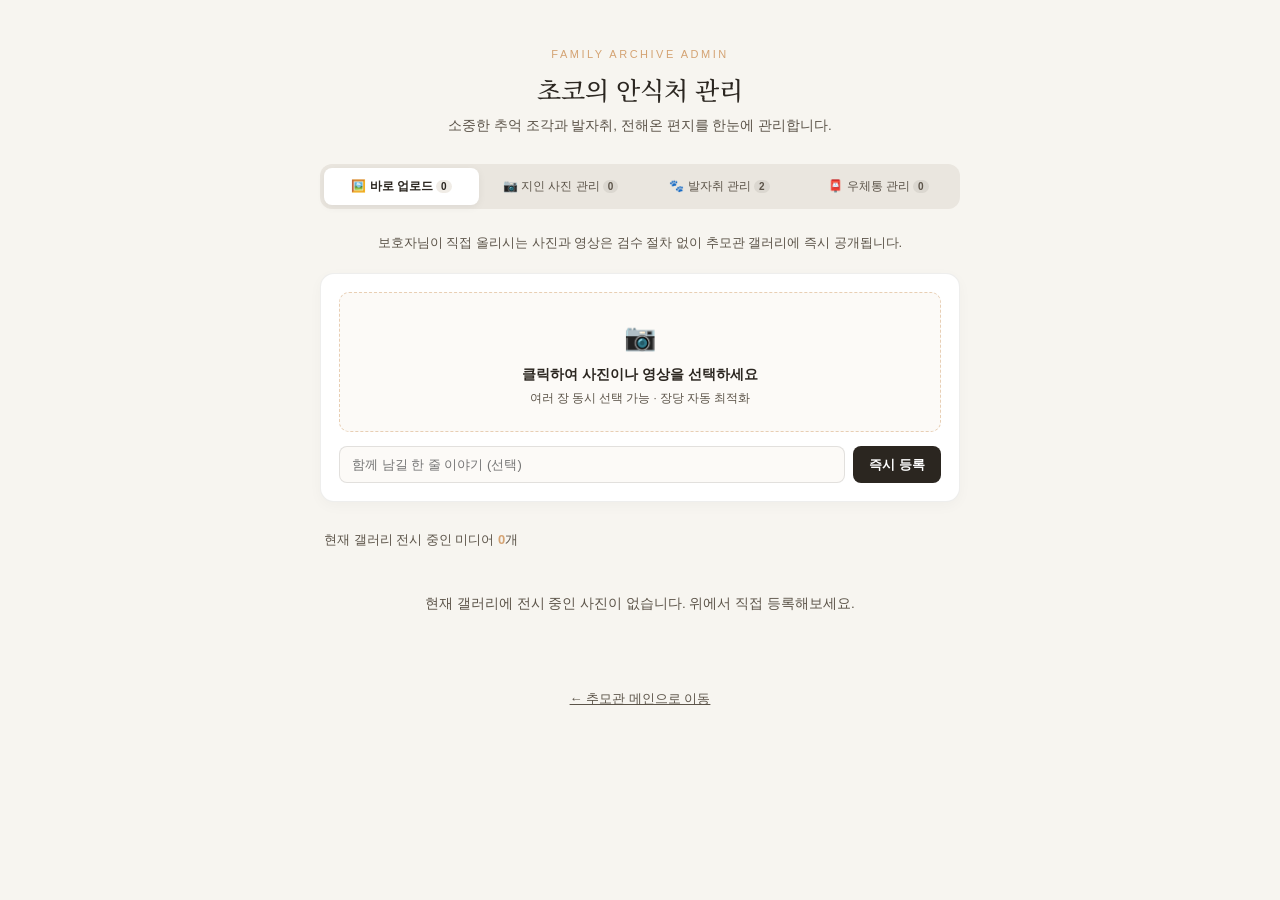
<file: admin.html>
<!DOCTYPE html>
<html lang="ko">

<head>
    <meta charset="UTF-8">
    <meta name="viewport" content="width=device-width, initial-scale=1.0">
    <title>추모관 통합 관리 | 온새미로</title>
    <link rel="preconnect" href="https://fonts.googleapis.com">
    <link rel="preconnect" href="https://fonts.gstatic.com" crossorigin>
    <link
        href="https://fonts.googleapis.com/css2?family=Noto+Serif+KR:wght@300;400;500;600&family=Pretendard:wght@300;400;500;600&display=swap"
        rel="stylesheet">
    <link rel="stylesheet" href="style.css">
    <link rel="stylesheet" href="admin.css">
    <link rel="icon"
        href="data:image/svg+xml,<svg xmlns=%22http://www.w3.org/2000/svg%22 viewBox=%220 0 100 100%22><text y=%22.9em%22 font-size=%2290%22>🕊️</text></svg>">
</head>

<body class="admin-body">

    <div class="admin-container">
        <!-- 메인 헤더 -->
        <header class="admin-header-box">
            <span class="header-tag">FAMILY ARCHIVE ADMIN</span>
            <h1 class="admin-main-title"><span id="adminPetName">초코</span>의 안식처 관리</h1>
            <p class="admin-main-desc">소중한 추억 조각과 발자취, 전해온 편지를 한눈에 관리합니다.</p>
        </header>

        <!-- ⭐️ 4단 대분류 메인 탭 (순서 변경 적용) -->
        <nav class="admin-main-nav">
            <button type="button" class="main-tab-btn active" onclick="switchMainTab('direct')">
                <span class="tab-label">🖼️ 바로 업로드</span>
                <span id="badgeDirectMain" class="main-tab-badge">0</span>
            </button>
            <button type="button" class="main-tab-btn" onclick="switchMainTab('media')">
                <span class="tab-label">📷 지인 사진 관리</span>
                <span id="badgePendingMain" class="main-tab-badge">0</span>
            </button>
            <button type="button" class="main-tab-btn" onclick="switchMainTab('timeline')">
                <span class="tab-label">🐾 발자취 관리</span>
                <span id="badgeTimelineMain" class="main-tab-badge">0</span>
            </button>
            <button type="button" class="main-tab-btn" onclick="switchMainTab('postbox')">
                <span class="tab-label">📮 우체통 관리</span>
                <span id="badgePostboxMain" class="main-tab-badge">0</span>
            </button>
        </nav>

        <!-- ⭐️ 탭 1: 바로 업로드 (보호자 직접 등록 및 전시 관리) -->
        <section id="panel-direct" class="admin-tab-panel active">
            <div class="panel-desc-box">
                <p class="panel-sub-desc">보호자님이 직접 올리시는 사진과 영상은 검수 절차 없이 추모관 갤러리에 즉시 공개됩니다.</p>
            </div>

            <!-- 업로드 드롭존 & 인풋 -->
            <div class="direct-upload-box">
                <div class="upload-dropzone" onclick="document.getElementById('directFileInput').click()">
                    <input type="file" id="directFileInput" accept="image/*,video/*" multiple
                        onchange="handleFileSelect(this)" style="display: none;">
                    <div class="dropzone-icon">📷</div>
                    <div class="dropzone-text">클릭하여 사진이나 영상을 선택하세요</div>
                    <div class="dropzone-sub">여러 장 동시 선택 가능 · 장당 자동 최적화</div>
                </div>

                <!-- 선택된 파일 썸네일 미리보기 영역 -->
                <div id="selectedPreviewGrid" class="selected-preview-grid" style="display: none;"></div>

                <!-- 사연 입력 및 즉시 등록 바 -->
                <div class="direct-input-bar">
                    <input type="text" id="directStoryInput" class="timeline-input text-input"
                        placeholder="함께 남길 한 줄 이야기 (선택)">
                    <button type="button" id="btnDirectSubmit" class="btn-timeline-add"
                        onclick="handleDirectUpload()">즉시 등록</button>
                </div>
            </div>

            <!-- 현재 전시 중인 미디어 목록 헤더 -->
            <div
                style="display: flex; justify-content: space-between; align-items: center; margin: 28px 0 12px; padding: 0 4px;">
                <span class="postbox-total-text">현재 갤러리 전시 중인 미디어 <strong id="directGalleryCount">0</strong>개</span>
            </div>
            <!-- 전시 그리드 목록 -->
            <div id="directGalleryList"></div>
        </section>

        <!-- ⭐️ 탭 2: 사진 모으기 관리 (지인 취합본 검수) -->
        <section id="panel-media" class="admin-tab-panel">
            <div class="panel-desc-box">
                <p class="panel-sub-desc">지인분들이 취합 링크로 보내주신 사진과 영상입니다. 선택하여 승인한 사진만 갤러리에 공개됩니다.</p>
            </div>

            <!-- 하위 상태 필터 탭 -->
            <div class="filter-tabs">
                <button class="filter-tab active" onclick="setFilter('pending')">
                    확인 대기 중 <span id="countPending" class="badge">0</span>
                </button>
                <button class="filter-tab" onclick="setFilter('approved')">
                    전시 승인됨 <span id="countApproved" class="badge">0</span>
                </button>
                <button class="filter-tab" onclick="setFilter('unposted')">
                    제외됨 <span id="countUnposted" class="badge">0</span>
                </button>
            </div>

            <!-- 추억 카드 목록 -->
            <div id="memoryCardList" class="memory-card-list"></div>
        </section>

        <!-- ⭐️ 탭 3: 발자취 관리 패널 -->
        <section id="panel-timeline" class="admin-tab-panel">
            <div class="panel-desc-box">
                <p class="panel-sub-desc">아이와 함께 걸어온 소중한 날들을 시간 순서대로 기록해보세요.</p>
            </div>

            <!-- 발자취 등록 폼 -->
            <form class="timeline-form" onsubmit="handleAddTimeline(event)">
                <div class="timeline-input-row">
                    <input type="date" id="timelineDate" class="timeline-input date-picker-input" required>
                    <input type="text" id="timelineStory" class="timeline-input text-input" placeholder="기억할 순간을 남겨주세요"
                        required>
                    <button type="submit" class="btn-timeline-add">+ 등록</button>
                </div>
            </form>

            <!-- 등록된 타임라인 리스트 -->
            <div class="admin-timeline-list" id="adminTimelineList"></div>
        </section>

        <!-- ⭐️ 탭 4: 우체통 관리 패널 -->
        <section id="panel-postbox" class="admin-tab-panel">
            <div class="panel-desc-box">
                <p class="panel-sub-desc">지인과 가족분들이 남겨주신 편지를 확인하고 정리할 수 있습니다.</p>
            </div>

            <div class="admin-card-box">
                <div class="postbox-header-row">
                    <span class="postbox-total-text">총 <strong id="postboxCount">0</strong>개의 편지</span>
                </div>
                <div class="postbox-admin-list" id="adminPostboxList"></div>
            </div>
        </section>

        <div class="admin-footer-links">
            <a href="memorial.html" class="link-btn">← 추모관 메인으로 이동</a>
        </div>
    </div>

    <div id="toastMessage" class="toast-popup">상태가 업데이트되었습니다.</div>

    <script src="admin.js"></script>
</body>

</html>
</file>
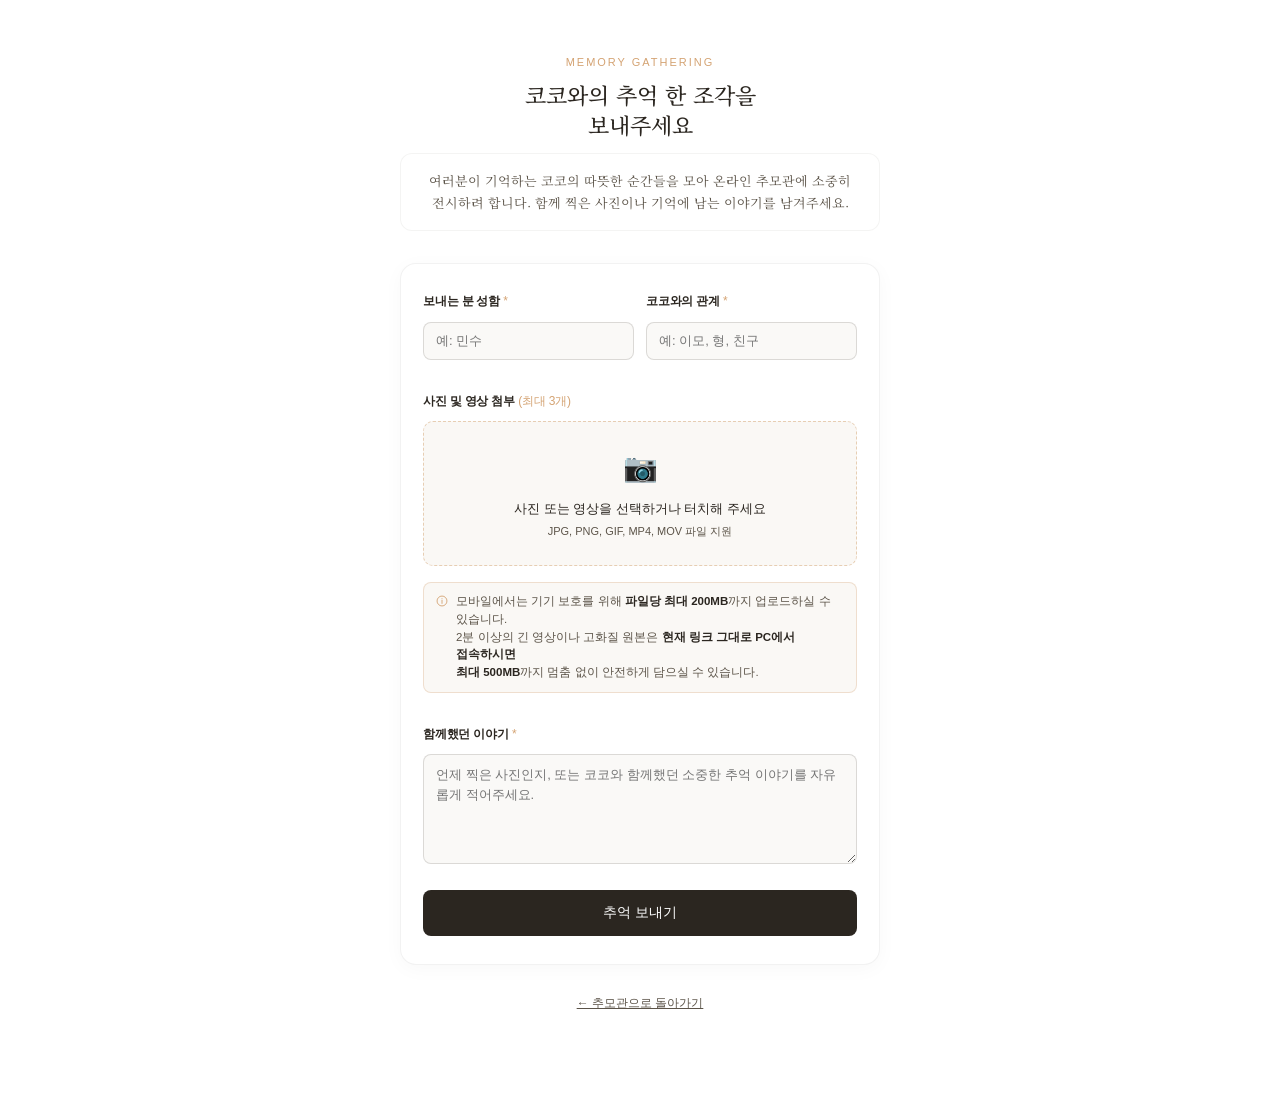
<file: upload.html>
<!DOCTYPE html>
<html lang="ko">

<head>
    <meta charset="UTF-8">
    <meta name="viewport" content="width=device-width, initial-scale=1.0">
    <title>코코와의 추억 모으기 | 온새미로</title>
    <link rel="preconnect" href="https://fonts.googleapis.com">
    <link rel="preconnect" href="https://fonts.gstatic.com" crossorigin>
    <link
        href="https://fonts.googleapis.com/css2?family=Noto+Serif+KR:wght@300;400;500;600&family=Pretendard:wght@300;400;500;600&display=swap"
        rel="stylesheet">
    <link rel="stylesheet" href="style.css">
    <link rel="stylesheet" href="sample.css">
    <link rel="stylesheet" href="upload.css">
    <link rel="icon"
        href="data:image/svg+xml,<svg xmlns=%22http://www.w3.org/2000/svg%22 viewBox=%220 0 100 100%22><text y=%22.9em%22 font-size=%2290%22>🕊️</text></svg>">
</head>

<body class="upload-body">

    <div class="upload-page">
        <header class="upload-header">
            <span class="upload-badge">Memory Gathering</span>
            <h1 class="upload-title"><span id="targetPetName">코코</span>와의 추억 한 조각을<br>보내주세요</h1>
            <p class="upload-guide">
                여러분이 기억하는 <span id="targetPetGuide">코코</span>의 따뜻한 순간들을 모아 온라인 추모관에 소중히 전시하려 합니다. 함께 찍은 사진이나 기억에 남는 이야기를
                남겨주세요.
            </p>
        </header>

        <main class="upload-form-card">
            <form id="memoryForm" onsubmit="handleUploadSubmit(event)">
                <div class="form-row">
                    <div class="form-group">
                        <label class="form-label">보내는 분 성함 <span>*</span></label>
                        <input type="text" id="senderName" class="form-input" placeholder="예: 민수" required>
                    </div>
                    <div class="form-group">
                        <label class="form-label">코코와의 관계 <span>*</span></label>
                        <input type="text" id="senderRelation" class="form-input" placeholder="예: 이모, 형, 친구" required>
                    </div>
                </div>

                <div class="form-group upload-group-margin">
                    <label class="form-label">사진 및 영상 첨부 <span>(최대 3개)</span></label>
                    <div class="file-upload-box" onclick="document.getElementById('fileInput').click()">
                        <span class="file-upload-icon">📷</span>
                        <div class="file-upload-text">사진 또는 영상을 선택하거나 터치해 주세요</div>
                        <div class="file-upload-sub">JPG, PNG, GIF, MP4, MOV 파일 지원</div>
                    </div>
                    <input type="file" id="fileInput" accept=".jpg,.jpeg,.png,.gif,.mp4,.mov" multiple
                        onchange="handleFileSelect(event)">

                    <div class="file-upload-tip">
                        <svg class="tip-icon" viewBox="0 0 20 20" fill="none" xmlns="http://www.w3.org/2000/svg">
                            <circle cx="10" cy="10" r="8.25" stroke="currentColor" stroke-width="1.5" />
                            <path d="M10 9V14" stroke="currentColor" stroke-width="1.5" stroke-linecap="round" />
                            <circle cx="10" cy="6.25" r="1" fill="currentColor" />
                        </svg>
                        <div class="tip-desc">
                            모바일에서는 기기 보호를 위해 <strong>파일당 최대 200MB</strong>까지 업로드하실 수 있습니다.<br>
                            2분 이상의 긴 영상이나 고화질 원본은 <strong>현재 링크 그대로 PC에서 접속하시면<br>최대 500MB</strong>까지 멈춤 없이 안전하게 담으실 수
                            있습니다.
                        </div>
                    </div>

                    <div class="preview-grid" id="previewGrid"></div>
                </div>

                <div class="form-group upload-group-margin">
                    <label class="form-label">함께했던 이야기 <span>*</span></label>
                    <textarea id="memoryStory" class="form-textarea"
                        placeholder="언제 찍은 사진인지, 또는 코코와 함께했던 소중한 추억 이야기를 자유롭게 적어주세요." maxlength="1000"
                        required></textarea>
                </div>

                <button type="submit" class="btn-submit-upload">추억 보내기</button>
            </form>
        </main>

        <div class="back-link-box">
            <a href="sample.html" class="back-link">← 추모관으로 돌아가기</a>
        </div>
    </div>

    <div id="toastMessage" class="toast-popup">소중한 추억이 전달되었습니다.</div>

    <div id="compressLoading" class="compress-loading-overlay" style="display: none;">
        <div class="compress-spinner"></div>
        <p class="compress-text">소중한 추억을 따뜻하게 담아내고 있어요...<br><span id="compressProgress">잠시만 기다려 주세요</span></p>
    </div>
    <script src="upload.js"></script>
</body>

</html>
</file>
<file: style.css>
:root {
    --bg-main: #FCFBF7;
    --bg-surface: #FFFFFF;
    --bg-subtle: #F3EDE2;

    --text-main: #2B2620;
    --text-sub: #5C5449;
    --text-muted: #A39B8F;

    --accent-brown: #D4A373;
    --accent-brown-light: #FAEDCD;
    --accent-sage: #CCD5AE;
    --accent-sage-light: #E9EDC9;

    --gold-primary: #D4A373;
    --gold-light: #FAEDCD;
    --gold-dark: #B07D4F;

    --border-light: rgba(43, 38, 32, 0.08);
    --border-focus: #D4A373;

    --font-serif-en: 'Cormorant Garamond', serif;
    --font-serif-kr: 'Noto Serif KR', serif;
    --font-sans: 'Pretendard', -apple-system, sans-serif;

    --shadow-sm: 0 4px 12px rgba(43, 38, 32, 0.03);
    --shadow-md: 0 10px 30px rgba(43, 38, 32, 0.06);
    --shadow-lg: 0 20px 40px rgba(43, 38, 32, 0.08);
}

* {
    box-sizing: border-box;
    margin: 0;
    padding: 0;
}

html {
    scroll-behavior: smooth;
}

body {
    background-color: var(--bg-main);
    color: var(--text-main);
    font-family: var(--font-sans);
    line-height: 1.6;
    -webkit-font-smoothing: antialiased;
}

.container {
    width: 100%;
    max-width: 1120px;
    margin: 0 auto;
    padding: 0 24px;
}

.navbar {
    position: sticky;
    top: 0;
    z-index: 100;
    background: rgba(252, 251, 247, 0.88);
    backdrop-filter: blur(15px);
    -webkit-backdrop-filter: blur(15px);
    border-bottom: 1px solid var(--border-light);
}

.nav-container {
    max-width: 1120px;
    margin: 0 auto;
    padding: 16px 24px;
    display: flex;
    align-items: center;
    justify-content: space-between;
}

.logo {
    text-decoration: none;
    display: flex;
    align-items: center;
    gap: 8px;
}

.logo-en {
    font-family: var(--font-serif-en);
    font-size: 18px;
    font-weight: 600;
    letter-spacing: 2px;
    color: var(--accent-brown);
}

.logo-kr {
    font-family: var(--font-serif-kr);
    font-size: 13px;
    font-weight: 400;
    color: var(--text-muted);
    border-left: 1px solid var(--border-light);
    padding-left: 8px;
}

.nav-links {
    display: flex;
    gap: 28px;
}

.nav-links a {
    text-decoration: none;
    font-size: 14px;
    color: var(--text-sub);
    font-weight: 500;
    transition: color 0.2s;
}

.nav-links a:hover {
    color: var(--accent-brown);
}

.btn-nav {
    text-decoration: none;
    font-size: 13px;
    font-weight: 600;
    color: #FFF;
    background: var(--text-main);
    padding: 8px 18px;
    border-radius: 20px;
    transition: background 0.2s;
}

.btn-nav:hover {
    background: var(--accent-brown);
}

.btn {
    display: inline-block;
    padding: 14px 28px;
    border-radius: 8px;
    font-size: 15px;
    font-weight: 600;
    text-decoration: none;
    text-align: center;
    cursor: pointer;
    border: none;
    font-family: inherit;
    transition: all 0.25s ease;
}

.btn-primary {
    background: var(--text-main);
    color: #FFF;
    box-shadow: 0 4px 15px rgba(0, 0, 0, 0.1);
}

.btn-primary:hover {
    background: var(--accent-brown);
    transform: translateY(-2px);
}

.btn-secondary {
    background: var(--bg-surface);
    color: var(--text-main);
    border: 1px solid var(--border-light);
}

.btn-secondary:hover {
    background: var(--bg-subtle);
}

.btn-full {
    width: 100%;
}

.section {
    padding: 100px 0;
}

.section-title-wrap {
    text-align: center;
    max-width: 760px;
    margin: 0 auto 56px;
}

.section-tag {
    font-family: var(--font-serif-en);
    font-size: 12px;
    letter-spacing: 3px;
    color: var(--accent-brown);
    text-transform: uppercase;
    display: block;
    margin-bottom: 8px;
}

.section-heading {
    font-family: var(--font-serif-kr);
    font-size: 32px;
    font-weight: 600;
    color: var(--text-main);
    letter-spacing: -0.6px;
    margin-bottom: 12px;
    line-height: 1.4;
    word-break: keep-all;
}

.section-sub {
    font-size: 15px;
    color: var(--text-sub);
}

.hero {
    padding: 80px 0 100px;
    background: radial-gradient(circle at 80% 15%, #F4ECE0 0%, var(--bg-main) 65%);
}

.hero-container {
    display: flex;
    align-items: center;
    justify-content: space-between;
    gap: 40px;
}

.hero-content {
    flex: 1;
    max-width: 560px;
}

.hero-tag {
    font-family: var(--font-serif-en);
    font-size: 13px;
    letter-spacing: 3px;
    color: var(--accent-brown);
    display: block;
    margin-bottom: 12px;
}

.hero-title {
    font-family: var(--font-serif-kr);
    font-size: 44px;
    line-height: 1.35;
    font-weight: 600;
    letter-spacing: -1.2px;
    margin-bottom: 20px;
}

.hero-title .highlight {
    color: var(--accent-brown);
}

.hero-desc {
    font-size: 16px;
    color: var(--text-sub);
    line-height: 1.8;
    margin-bottom: 32px;
}

.hero-btns {
    display: flex;
    gap: 12px;
    margin-bottom: 36px;
}

.hero-trust {
    display: flex;
    align-items: center;
    gap: 24px;
}

.trust-item {
    font-family: var(--font-sans);
    font-size: 13px;
    font-weight: 500;
    color: var(--text-sub);
    display: inline-flex;
    align-items: center;
    gap: 6px;
    letter-spacing: -0.2px;
}

.trust-check {
    font-size: 11px;
    font-weight: 700;
    color: var(--accent-brown);
}

.hero-mockup-wrap {
    flex: 1;
    display: flex;
    justify-content: center;
}

.phone-mockup {
    width: 320px;
    background: #FFFFFF;
    border-radius: 40px;
    padding: 14px;
    box-shadow: 0 24px 48px rgba(43, 38, 32, 0.08);
    border: 1px solid rgba(212, 163, 115, 0.25);
}

.mockup-screen {
    background: #FCFAF7;
    border-radius: 30px;
    padding: 32px 20px 28px;
    text-align: center;
    border: 1px solid rgba(43, 38, 32, 0.05);
}

.mockup-badge {
    display: inline-block;
    font-family: var(--font-serif-en);
    font-size: 10.5px;
    font-weight: 600;
    letter-spacing: 2.5px;
    color: var(--accent-brown);
    padding: 4px 14px;
    border-radius: 20px;
    border: 1px solid rgba(212, 163, 115, 0.35);
    background: rgba(255, 255, 255, 0.8);
    margin-bottom: 20px;
}

.mockup-img-frame {
    width: 104px;
    height: 104px;
    margin: 0 auto 16px;
    border-radius: 50%;
    padding: 3px;
    border: 1px solid rgba(212, 163, 115, 0.35);
    background: #FFFFFF;
}

.mockup-img {
    width: 100%;
    height: 100%;
    border-radius: 50%;
    overflow: hidden;
}

.mockup-img img {
    width: 100%;
    height: 100%;
    object-fit: cover;
    display: block;
}

.mockup-name {
    font-family: var(--font-serif-kr);
    font-size: 20px;
    font-weight: 600;
    color: var(--text-main);
    letter-spacing: -0.5px;
    margin-bottom: 6px;
}

.mockup-name-en {
    font-family: var(--font-serif-en);
    font-size: 16px;
    font-weight: 400;
    color: var(--accent-brown);
    margin-left: 4px;
}

.mockup-dates {
    font-family: var(--font-sans);
    font-size: 11px;
    color: var(--text-muted);
    letter-spacing: -0.3px;
    margin-bottom: 18px;
    line-height: 1.4;
    word-break: keep-all;
    display: flex;
    flex-direction: column;
    gap: 2px;
}

.dates-dday {
    color: var(--accent-brown);
    font-weight: 500;
}

.mockup-interactive {
    display: flex;
    gap: 8px;
    justify-content: center;
    margin-bottom: 20px;
}

.mockup-btn {
    position: relative;
    overflow: visible;
    font-family: var(--font-sans);
    font-size: 11px;
    /* ⭐️ 기존 아담한 폰트 크기 유지 */
    font-weight: 500;
    color: var(--text-sub);
    padding: 7px 12px;
    /* ⭐️ 기존 패딩 규격 유지 */
    border-radius: 20px;
    border: 1px solid rgba(43, 38, 32, 0.08);
    background: #FFFFFF;
    cursor: pointer;
    display: inline-flex;
    align-items: center;
    gap: 6px;
    outline: none;
    /* 클릭 후 잔여 포커스 테두리 제거 */
    -webkit-tap-highlight-color: transparent;
    transition: border-color 0.2s ease, transform 0.2s ease, box-shadow 0.2s ease;
}

/* PC 마우스 호버 시에만 반응 */
@media (hover: hover) and (pointer: fine) {
    .mockup-btn:hover {
        border-color: var(--accent-brown);
        transform: translateY(-2px);
    }
}

/* 클릭 후 포커스가 남아있어도 테두리가 켜져 있지 않도록 초기화 */
.mockup-btn:focus:not(:hover) {
    border-color: rgba(43, 38, 32, 0.08);
    transform: none;
    box-shadow: none;
}

.btn-dot {
    width: 5px;
    height: 5px;
    border-radius: 50%;
    background: var(--accent-brown);
}

.phone-mockup .mockup-btn strong,
.phone-mockup .mockup-btn .cnt {
    font-family: var(--font-sans);
    font-size: 11px;
    font-weight: 600;
    color: var(--text-sub);
    letter-spacing: -0.2px;
    margin-left: 3px;
    vertical-align: baseline;
}

.mockup-quote {
    font-family: var(--font-serif-kr);
    font-size: 12.5px;
    line-height: 1.65;
    color: var(--text-sub);
    background: #FFFFFF;
    padding: 14px 16px;
    border-radius: 12px;
    border: 1px solid rgba(43, 38, 32, 0.05);
    letter-spacing: -0.3px;
    word-break: keep-all;
    text-align: center;
}

.quote-mark {
    font-family: var(--font-serif-en);
    color: var(--accent-brown);
    font-size: 14px;
}

.features-grid {
    display: grid;
    grid-template-columns: repeat(4, minmax(0, 1fr));
    gap: 20px;
}

.feature-card {
    background: var(--bg-surface);
    padding: 32px 24px 28px;
    border-radius: 16px;
    border: 1px solid rgba(43, 38, 32, 0.08);
    box-shadow: 0 4px 16px rgba(43, 38, 32, 0.03);
    display: flex;
    flex-direction: column;
    justify-content: space-between;
    transition: transform 0.25s ease, box-shadow 0.25s ease;
}

.feature-card:hover {
    transform: translateY(-4px);
    box-shadow: 0 12px 28px rgba(43, 38, 32, 0.07);
}

.feature-card-header {
    display: flex;
    align-items: center;
    justify-content: space-between;
    margin-bottom: 24px;
}

.feature-num {
    font-family: var(--font-serif-en);
    font-size: 18px;
    font-weight: 700;
    color: var(--accent-brown);
    letter-spacing: 1px;
}

.feature-card-header {
    display: flex;
    align-items: baseline;
    justify-content: flex-start;
    gap: 8px;
    margin-bottom: 24px;
}

.feature-num {
    font-family: var(--font-serif-en);
    font-size: 18px;
    font-weight: 600;
    color: var(--accent-brown);
    letter-spacing: 0.5px;
    line-height: 1;
}

.feature-subtag {
    font-family: var(--font-serif-en);
    font-size: 11.5px;
    font-weight: 600;
    letter-spacing: 1.5px;
    color: var(--accent-brown);
    line-height: 1;
    opacity: 0.85;
}

.feature-title {
    font-family: var(--font-serif-kr);
    font-size: 18px;
    font-weight: 600;
    line-height: 1.35;
    color: var(--text-main);
    letter-spacing: -0.4px;
    margin-bottom: 10px;
    white-space: nowrap;
}

.feature-desc {
    font-family: var(--font-sans);
    font-size: 13.5px;
    line-height: 1.6;
    color: var(--text-sub);
    letter-spacing: -0.2px;
    word-break: keep-all;
    min-height: 44px;
}

.datepicker-wrap {
    position: relative;
    width: 100%;
}

.datepicker-wrap .custom-datepicker {
    width: 100%;
    padding-right: 36px;
    cursor: pointer;
    background: #FCFAF7;
}

.datepicker-icon {
    position: absolute;
    right: 12px;
    top: 19px;
    transform: translateY(-50%);
    width: 15px;
    height: 15px;
    stroke: var(--text-muted);
    pointer-events: none;
}

.datepicker-wrap .flatpickr-calendar {
    width: 100%;
    min-width: 0;
    max-width: 100%;
    background: #ffffff;
    border-radius: 12px;
    box-shadow: 0 10px 30px rgba(43, 38, 32, 0.08);
    border: 1px solid rgba(43, 38, 32, 0.08);
    font-family: inherit;
    box-sizing: border-box;
    margin-top: 4px;
}

.datepicker-wrap .flatpickr-months {
    position: relative;
    display: flex;
    align-items: center;
    height: 38px;
    padding: 0;
}

.datepicker-wrap .flatpickr-months .flatpickr-month {
    height: 100%;
    display: flex;
    align-items: center;
    justify-content: center;
}

.datepicker-wrap .flatpickr-current-month {
    position: static;
    width: auto;
    height: 100%;
    padding: 0;
    display: inline-flex;
    align-items: center;
    justify-content: center;
    font-size: 13px;
    line-height: 1;
}

.datepicker-wrap .flatpickr-current-month .numInputWrapper {
    width: 55px;
}

.datepicker-wrap .flatpickr-current-month input.cur-year {
    padding-right: 14px;
    box-sizing: border-box;
}

.datepicker-wrap .flatpickr-current-month .numInputWrapper span.arrowUp,
.datepicker-wrap .flatpickr-current-month .numInputWrapper span.arrowDown {
    padding: 0 4px;
}

.datepicker-wrap .flatpickr-current-month .flatpickr-monthDropdown-months,
.datepicker-wrap .flatpickr-current-month input.cur-year {
    font-size: 13px;
    font-weight: 500;
    line-height: 1;
    vertical-align: middle;
}

.datepicker-wrap .flatpickr-months .flatpickr-prev-month,
.datepicker-wrap .flatpickr-months .flatpickr-next-month {
    position: absolute;
    top: 50%;
    transform: translateY(-50%);
    height: 28px;
    width: 28px;
    display: flex;
    align-items: center;
    justify-content: center;
    padding: 0;
}

.datepicker-wrap .flatpickr-months .flatpickr-prev-month {
    left: 4px;
}

.datepicker-wrap .flatpickr-months .flatpickr-next-month {
    right: 4px;
}

.datepicker-wrap .flatpickr-weekdays {
    width: 100%;
}

.datepicker-wrap span.flatpickr-weekday {
    font-size: 11px;
    color: var(--text-muted);
}

.datepicker-wrap .flatpickr-innerContainer,
.datepicker-wrap .flatpickr-rContainer,
.datepicker-wrap .flatpickr-days,
.datepicker-wrap .dayContainer {
    width: 100%;
    min-width: 0;
    max-width: 100%;
    box-sizing: border-box;
}

.datepicker-wrap .dayContainer {
    display: flex;
    flex-wrap: wrap;
    justify-content: space-around;
}

.datepicker-wrap .flatpickr-day {
    max-width: 14.28%;
    height: 32px;
    line-height: 32px;
    font-size: 12px;
}

.datepicker-wrap .flatpickr-day.selected,
.datepicker-wrap .flatpickr-day.selected:hover {
    background: var(--text-main);
    border-color: var(--text-main);
    color: #ffffff;
}

.datepicker-wrap .flatpickr-day:hover {
    background: #F3EDE2;
    border-color: #F3EDE2;
    color: var(--text-main);
}

.datepicker-wrap .flatpickr-day.today {
    border-color: var(--accent-brown);
    color: var(--text-main);
}

.datepicker-wrap .flatpickr-day.today:hover {
    background: #EFE6D8;
    border-color: var(--accent-brown);
    color: var(--text-main);
}

.datepicker-wrap .flatpickr-day.selected,
.datepicker-wrap .flatpickr-day.selected:hover {
    background: var(--text-main);
    border-color: var(--text-main);
    color: #ffffff;
}

.preview-gallery-section {
    background: transparent;
    border-top: none;
}

.preview-grid {
    display: grid;
    grid-template-columns: repeat(3, 1fr);
    gap: 24px;
}

.preview-card {
    background: var(--bg-surface);
    border-radius: 20px;
    overflow: hidden;
    border: 1px solid rgba(43, 38, 32, 0.1);
    box-shadow: 0 8px 24px rgba(43, 38, 32, 0.04);
    display: flex;
    flex-direction: column;
    transition: transform 0.25s ease, box-shadow 0.25s ease, border-color 0.25s ease;
}

.preview-card:hover {
    transform: translateY(-4px);
    border-color: rgba(212, 163, 115, 0.5);
    box-shadow: 0 16px 32px rgba(43, 38, 32, 0.08);
}

.preview-screen-box {
    background: #FCFAF7;
    padding: 0;
    border-bottom: 1px solid rgba(43, 38, 32, 0.08);
    height: 190px;
    display: flex;
    align-items: center;
    justify-content: center;
}

.screen-content {
    width: 100%;
    height: 100%;
    background: transparent;
    border: none;
    border-radius: 0;
    padding: 24px 28px;
    box-shadow: none;
    display: flex;
    flex-direction: column;
    justify-content: center;
    align-items: center;
}

.screen-badge {
    font-family: var(--font-serif-en);
    font-size: 10px;
    font-weight: 600;
    letter-spacing: 2px;
    color: var(--accent-brown);
    border: 1px solid rgba(212, 163, 115, 0.35);
    background: #FFFFFF;
    padding: 3px 10px;
    border-radius: 12px;
    margin-bottom: 10px;
}

.screen-avatar-mini {
    width: 54px;
    height: 54px;
    border-radius: 50%;
    overflow: hidden;
    margin-bottom: 8px;
    border: 2px solid #FFFFFF;
    box-shadow: 0 4px 10px rgba(43, 38, 32, 0.08);
}

.screen-avatar-mini img {
    width: 100%;
    height: 100%;
    object-fit: cover;
    display: block;
}

.screen-title {
    font-family: var(--font-serif-kr);
    font-size: 14px;
    font-weight: 600;
    color: var(--text-main);
    margin-bottom: 4px;
}

.screen-stats {
    display: flex;
    gap: 10px;
    font-size: 11px;
    color: var(--text-muted);
}

.screen-timeline {
    align-items: stretch;
    gap: 8px;
    justify-content: center;
}

.timeline-item-sample {
    display: flex;
    align-items: center;
    gap: 12px;
    padding: 8px 14px;
    background: #FFFFFF;
    border-radius: 8px;
    border: 1px solid rgba(43, 38, 32, 0.05);
    border-left: 3px solid var(--accent-brown);
    box-shadow: 0 2px 6px rgba(43, 38, 32, 0.02);
}

.t-year {
    font-family: var(--font-serif-en);
    font-size: 12px;
    font-weight: 700;
    color: var(--accent-brown);
}

.t-text {
    font-family: var(--font-sans);
    font-size: 12px;
    color: var(--text-sub);
    letter-spacing: -0.2px;
}

.gallery-thumb-grid {
    display: grid;
    grid-template-columns: repeat(4, 1fr);
    gap: 10px;
    width: 100%;
}

.thumb-img {
    aspect-ratio: 1 / 1;
    border-radius: 10px;
    overflow: hidden;
    border: 1px solid rgba(43, 38, 32, 0.06);
    box-shadow: 0 4px 10px rgba(43, 38, 32, 0.04);
}

.thumb-img img {
    width: 100%;
    height: 100%;
    object-fit: cover;
    display: block;
}

.screen-letters {
    align-items: stretch;
    gap: 8px;
    justify-content: center;
}

.letter-bubble-sample {
    background: #FFFFFF;
    padding: 10px 14px;
    border-radius: 10px;
    border: 1px solid rgba(43, 38, 32, 0.06);
    box-shadow: 0 2px 6px rgba(43, 38, 32, 0.02);
}

.letter-from {
    font-size: 10px;
    font-weight: 600;
    color: var(--accent-brown);
    display: block;
    margin-bottom: 2px;
}

.letter-text {
    font-family: var(--font-serif-kr);
    font-size: 11.5px;
    color: var(--text-sub);
    line-height: 1.45;
    letter-spacing: -0.3px;
}

.screen-export {
    align-items: stretch;
    justify-content: center;
}

.export-badge-box {
    display: flex;
    flex-direction: column;
    gap: 10px;
}

.export-chip {
    background: #FFFFFF;
    padding: 12px 16px;
    border-radius: 10px;
    font-size: 12px;
    font-weight: 600;
    color: var(--text-main);
    border: 1px solid rgba(43, 38, 32, 0.06);
    border-left: 3px solid var(--accent-brown);
    box-shadow: 0 2px 6px rgba(43, 38, 32, 0.02);
    text-align: center;
    letter-spacing: -0.2px;
}

.preview-card-info {
    padding: 26px 24px;
    flex: 1;
    display: flex;
    flex-direction: column;
}

.preview-tag-wrap {
    display: inline-flex;
    align-items: center;
    gap: 8px;
    background: var(--bg-subtle);
    padding: 4px 10px;
    border-radius: 6px;
    margin-bottom: 12px;
    align-self: flex-start;
}

.preview-num {
    font-family: var(--font-serif-en);
    font-size: 13px;
    font-weight: 700;
    color: var(--accent-brown);
    letter-spacing: 0.5px;
}

.preview-cat {
    font-family: var(--font-sans);
    font-size: 12px;
    font-weight: 600;
    color: var(--text-sub);
    letter-spacing: -0.2px;
}

.preview-card-info h3 {
    font-family: var(--font-serif-kr);
    font-size: 18px;
    font-weight: 600;
    letter-spacing: -0.4px;
    margin-bottom: 8px;
    color: var(--text-main);
    line-height: 1.4;
    white-space: nowrap;
}

.preview-card-info p {
    font-family: var(--font-sans);
    font-size: 13.5px;
    line-height: 1.6;
    color: var(--text-sub);
    letter-spacing: -0.2px;
    word-break: keep-all;
    min-height: 44px;
}

.builder-container {
    background: var(--bg-surface);
    border-radius: 24px;
    border: 1px solid rgba(43, 38, 32, 0.08);
    box-shadow: 0 16px 40px rgba(43, 38, 32, 0.05);
    display: flex;
    overflow: hidden;
    max-width: 1040px;
    margin: 0 auto;
}

.builder-form-box {
    flex: 1.05;
    padding: 34px 32px 28px;
    display: flex;
    flex-direction: column;
    justify-content: center;
    border-right: 1px solid rgba(43, 38, 32, 0.08);
}

.builder-form-title {
    font-family: var(--font-serif-kr);
    font-size: 19px;
    font-weight: 600;
    color: var(--text-main);
    letter-spacing: -0.4px;
    margin-bottom: 16px;
}

.form-group {
    margin-bottom: 16px;
}

.form-row {
    display: flex;
    gap: 12px;
}

.flex-1 {
    flex: 1;
}

.form-label {
    display: block;
    font-size: 12px;
    font-weight: 600;
    color: var(--text-sub);
    margin-bottom: 4px;
    letter-spacing: -0.2px;
}

.form-input {
    width: 100%;
    height: 38px;
    padding: 0 12px;
    background: #FCFAF7;
    border: 1px solid rgba(43, 38, 32, 0.12);
    border-radius: 8px;
    font-family: var(--font-sans);
    font-size: 13px;
    color: var(--text-main);
    outline: none;
    transition: all 0.2s ease;
}

.form-input:focus {
    background: #FFFFFF;
    border-color: var(--accent-brown);
    box-shadow: 0 0 0 3px rgba(212, 163, 115, 0.15);
}

.form-select {
    appearance: none;
    background-image: url("data:image/svg+xml,%3Csvg xmlns='http://www.w3.org/2000/svg' width='12' height='12' viewBox='0 0 24 24' fill='none' stroke='%23A39B8F' stroke-width='2' stroke-linecap='round' stroke-linejoin='round'%3E%3Cpolyline points='6 9 12 15 18 9'%3E%3C/polyline%3E%3C/svg%3E");
    background-repeat: no-repeat;
    background-position: right 12px center;
    background-size: 12px;
    cursor: pointer;
    padding-right: 30px;
}

.photo-upload-inline {
    display: flex;
    align-items: center;
    gap: 8px;
    height: 38px;
}

.btn-photo-compact {
    flex-shrink: 0;
    height: 38px;
    padding: 0 12px;
    display: inline-flex;
    align-items: center;
    gap: 6px;
    background: #FCFAF7;
    border: 1px dashed rgba(212, 163, 115, 0.8);
    border-radius: 8px;
    font-size: 12px;
    font-weight: 600;
    color: var(--text-main);
    cursor: pointer;
    transition: all 0.2s ease;
}

.btn-photo-compact:hover {
    background: var(--bg-subtle);
    border-color: var(--accent-brown);
}

.upload-hint-text {
    font-size: 11.5px;
    color: var(--text-muted);
    letter-spacing: -0.3px;
    white-space: nowrap;
}

.pet-type-selector {
    display: flex;
    gap: 8px;
}

.pet-type-btn {
    flex: 1;
    padding: 8px 0;
    background: #FCFAF7;
    border: 1px solid rgba(43, 38, 32, 0.12);
    border-radius: 8px;
    font-family: var(--font-sans);
    font-size: 12.5px;
    font-weight: 500;
    color: var(--text-sub);
    cursor: pointer;
    text-align: center;
    transition: all 0.2s ease;
}

.pet-type-btn:hover {
    background: var(--bg-subtle);
    border-color: var(--accent-brown);
}

.pet-type-btn.active {
    background: var(--text-main);
    color: #FFFFFF;
    border-color: var(--text-main);
    font-weight: 600;
}

.upload-icon {
    width: 16px;
    height: 16px;
    fill: var(--accent-brown);
}

.builder-cta-wrap {
    margin-top: 10px;
}

.cta-subtext {
    display: block;
    font-size: 11.5px;
    color: var(--text-muted);
    text-align: center;
    margin-top: 8px;
    letter-spacing: -0.2px;
}

.builder-preview-box {
    flex: 1.15;
    background: #FCFAF7;
    padding: 34px 28px;
    display: flex;
    align-items: center;
    justify-content: center;
}

.builder-mockup {
    width: 340px;
    padding: 14px;
    border-radius: 36px;
    box-shadow: 0 20px 44px rgba(43, 38, 32, 0.08);
}

.builder-mockup .mockup-screen {
    padding: 24px 18px 22px;
}

.mockup-bgm-bar {
    display: inline-flex;
    align-items: center;
    gap: 6px;
    background: #FFFFFF;
    border: 1px solid rgba(212, 163, 115, 0.35);
    border-radius: 20px;
    padding: 4px 12px;
    margin-bottom: 14px;
    box-shadow: 0 2px 6px rgba(43, 38, 32, 0.03);
    max-width: 95%;
}

.mockup-bgm-bar .bgm-dot {
    width: 5px;
    height: 5px;
    border-radius: 50%;
    background: var(--accent-brown);
}

.mockup-bgm-bar .bgm-title {
    font-size: 11px;
    font-weight: 500;
    color: var(--text-sub);
    white-space: nowrap;
    overflow: hidden;
    text-overflow: ellipsis;
    letter-spacing: -0.2px;
}

.mockup-bgm-bar .bgm-play-btn {
    font-size: 9px;
    color: var(--accent-brown);
    font-weight: 700;
    margin-left: 2px;
}

.pricing-grid {
    display: grid;
    grid-template-columns: repeat(3, minmax(0, 1fr));
    gap: 24px;
    align-items: stretch;
}

.pricing-card {
    background: var(--bg-surface);
    border: 1px solid var(--border-light);
    border-radius: 16px;
    padding: 40px 28px 28px;
    box-shadow: var(--shadow-sm);
    position: relative;
    display: flex;
    flex-direction: column;
    width: 100%;
}

.pricing-card.popular {
    border: 2px solid var(--accent-brown);
    box-shadow: var(--shadow-md);
}

.popular-tag {
    position: absolute;
    top: -12px;
    left: 50%;
    transform: translateX(-50%);
    background: var(--accent-brown);
    color: #FFF;
    font-family: var(--font-serif-en);
    font-size: 11px;
    font-weight: 600;
    letter-spacing: 1.5px;
    padding: 4px 14px;
    border-radius: 20px;
    white-space: nowrap;
}

.pricing-header {
    height: auto;
    margin-bottom: 24px;
    display: flex;
    flex-direction: column;
    justify-content: flex-start;
}

.pricing-header h3 {
    font-family: var(--font-serif-kr);
    font-size: 20px;
    font-weight: 600;
    letter-spacing: -0.4px;
    margin-bottom: 4px;
}

.pricing-header p {
    font-size: 12px;
    color: var(--text-muted);
    margin-bottom: 24px;
}

.price-wrap {
    margin-top: auto;
    display: flex;
    flex-direction: column;
}

.price-badge-row {
    display: flex;
    align-items: center;
    gap: 6px;
    margin-bottom: 2px;
}

.original-price {
    font-size: 13px;
    color: var(--text-muted);
    text-decoration: line-through;
}

.discount-badge {
    display: inline-block;
    font-size: 11px;
    font-weight: 700;
    color: #E76F51;
    background: #FFF0ED;
    padding: 2px 6px;
    border-radius: 4px;
    letter-spacing: -0.2px;
}

.price span {
    font-size: 14px;
    font-family: var(--font-sans);
    font-weight: 400;
    color: var(--text-muted);
    letter-spacing: 0;
}

.pricing-card .price {
    font-family: var(--font-sans);
    font-size: 34px;
    font-weight: 700;
    color: var(--text-main);
    letter-spacing: -0.5px;
    line-height: 1.1;
}

.pricing-features {
    list-style: none;
    margin-bottom: 28px;
    border-top: 1px solid var(--border-light);
    padding-top: 24px;
    flex: 1;
}

.pricing-features li {
    font-size: 13.5px;
    color: var(--text-sub);
    margin-bottom: 10px;
    position: relative;
    padding-left: 16px;
    line-height: 1.45;
}

.pricing-features li::before {
    content: "•";
    position: absolute;
    left: 0;
    color: var(--accent-brown);
}

.coming-soon-card {
    background: #FAF8F5;
    border: 1px dashed rgba(43, 38, 32, 0.15);
}

.coming-soon-tag {
    position: absolute;
    top: -12px;
    left: 50%;
    transform: translateX(-50%);
    background: #A39B8F;
    color: #FFFFFF;
    font-family: var(--font-serif-en);
    font-size: 11px;
    font-weight: 600;
    letter-spacing: 1.5px;
    padding: 4px 14px;
    border-radius: 20px;
    white-space: nowrap;
}

.coming-soon-body {
    flex: 1;
    display: flex;
    flex-direction: column;
    align-items: center;
    justify-content: center;
    text-align: center;
    padding: 20px 10px;
    margin-bottom: 28px;
}

.coming-soon-icon {
    width: 40px;
    height: 40px;
    border-radius: 50%;
    background: #EFE9E0;
    display: flex;
    align-items: center;
    justify-content: center;
    margin-bottom: 14px;
}

.book-icon {
    width: 20px;
    height: 20px;
    fill: var(--accent-brown);
}

.coming-soon-title {
    font-family: var(--font-serif-kr);
    font-size: 15px;
    font-weight: 600;
    color: var(--text-main);
    margin-bottom: 6px;
    letter-spacing: -0.3px;
}

.coming-soon-desc {
    font-family: var(--font-sans);
    font-size: 12.5px;
    color: var(--text-muted);
    line-height: 1.6;
    letter-spacing: -0.2px;
    word-break: keep-all;
}

.btn-disabled {
    background: #EAE6DF;
    color: #9C9589;
    cursor: not-allowed;
    border: none;
}

.faq-container {
    max-width: 760px;
}

/* FAQ 아코디언 스타일 */
.faq-list {
    display: flex;
    flex-direction: column;
    gap: 16px;
    max-width: 760px;
    margin: 0 auto;
}

.faq-item {
    background: #FFFFFF;
    border: 1px solid rgba(43, 38, 32, 0.08);
    border-radius: 16px;
    overflow: hidden;
    transition: border-color 0.25s ease, box-shadow 0.25s ease;
}

.faq-item.active {
    border-color: rgba(212, 163, 115, 0.4);
    box-shadow: 0 8px 24px rgba(43, 38, 32, 0.04);
}

.faq-q {
    width: 100%;
    display: flex;
    align-items: center;
    justify-content: space-between;
    padding: 22px 28px;
    background: none;
    border: none;
    cursor: pointer;
    text-align: left;
    font-family: var(--font-sans);
    font-size: 16.5px;
    font-weight: 600;
    color: var(--text-main);
    line-height: 1.5;
}

/* 화살표 토글 아이콘 */
.faq-icon {
    width: 10px;
    height: 10px;
    border-right: 2px solid var(--accent-brown);
    border-bottom: 2px solid var(--accent-brown);
    transform: rotate(45deg);
    transition: transform 0.3s ease;
    margin-left: 16px;
    flex-shrink: 0;
}

.faq-item.active .faq-icon {
    transform: rotate(-135deg);
}

/* 슬라이드 펼침 애니메이션 */
.faq-a-wrap {
    max-height: 0;
    overflow: hidden;
    transition: max-height 0.35s cubic-bezier(0.4, 0, 0.2, 1), opacity 0.3s ease;
    opacity: 0;
}

.faq-item.active .faq-a-wrap {
    opacity: 1;
}

.faq-a {
    padding: 0 28px 24px 28px;
    margin: 0;
    font-size: 15px;
    line-height: 1.7;
    color: var(--text-muted);
    word-break: keep-all;
}

.footer {
    background: #FAF7F2;
    border-top: 1px solid rgba(43, 38, 32, 0.08);
    padding: 48px 0 40px;
    color: var(--text-muted);
}

.footer-container {
    max-width: 1160px;
    margin: 0 auto;
    padding: 0 24px;
    display: flex;
    flex-direction: column;
    gap: 20px;
}

.footer-brand {
    display: flex;
    align-items: baseline;
    gap: 16px;
    flex-wrap: wrap;
}

.footer-logo {
    display: inline-flex;
    align-items: baseline;
    gap: 8px;
    text-decoration: none;
}

.footer-logo .logo-en {
    font-family: var(--font-serif-en);
    font-size: 18px;
    font-weight: 600;
    letter-spacing: 2px;
    color: var(--text-main);
}

.footer-logo .logo-kr {
    font-size: 13px;
    color: var(--accent-brown);
    font-weight: 500;
}

.footer-slogan {
    font-size: 13px;
    color: var(--text-muted);
    margin: 0;
    opacity: 0.8;
}

.footer-divider {
    height: 1px;
    background: rgba(43, 38, 32, 0.06);
    margin: 0;
}

.footer-bottom {
    display: flex;
    justify-content: space-between;
    align-items: center;
    flex-wrap: wrap;
    gap: 14px;
}

.footer-info {
    display: flex;
    flex-wrap: wrap;
    gap: 4px 12px;
    font-size: 12px;
    line-height: 1.6;
    opacity: 0.8;
}

.footer-info span:not(:last-child)::after {
    content: '|';
    margin-left: 12px;
    opacity: 0.3;
}

.footer-legal {
    display: flex;
    align-items: center;
    gap: 14px;
    font-size: 12px;
}

.footer-legal a {
    color: var(--text-muted);
    text-decoration: none;
}

.footer-legal a strong {
    color: var(--text-main);
    font-weight: 600;
}

.copyright {
    opacity: 0.7;
    margin-left: 4px;
}

@media (max-width: 768px) {
    .footer {
        padding: 36px 0 28px;
    }

    .footer-brand {
        flex-direction: column;
        gap: 6px;
    }

    .footer-bottom {
        flex-direction: column;
        align-items: flex-start;
        gap: 12px;
    }
}

@media (max-width: 992px) {
    .hero-container {
        flex-direction: column;
        text-align: center;
    }

    .hero-content {
        max-width: 100%;
    }

    .hero-btns,
    .hero-trust {
        justify-content: center;
    }

    .features-grid {
        grid-template-columns: repeat(2, 1fr);
    }

    .preview-grid {
        grid-template-columns: repeat(2, 1fr);
    }

    .pricing-grid {
        grid-template-columns: 1fr;
        max-width: 440px;
        margin: 0 auto;
    }

    .builder-container {
        flex-direction: column;
    }

    .builder-form-box {
        border-right: none;
        border-bottom: 1px solid rgba(43, 38, 32, 0.08);
        padding: 32px 24px;
    }

    .builder-preview-box {
        padding: 36px 20px;
    }
}

@media (max-width: 600px) {
    .nav-links {
        display: none;
    }

    .hero-title {
        font-size: 32px;
    }

    .features-grid,
    .preview-grid {
        grid-template-columns: 1fr;
    }

    .footer-container {
        flex-direction: column;
        gap: 14px;
        text-align: center;
    }
}

.order-modal-backdrop {
    position: fixed;
    top: 0;
    left: 0;
    width: 100vw;
    height: 100vh;
    background: rgba(43, 38, 32, 0.5);
    backdrop-filter: blur(4px);
    z-index: 1000;
    display: flex;
    align-items: center;
    justify-content: center;
    padding: 20px;
}

.order-modal-card {
    background: #FFFFFF;
    width: 100%;
    max-width: 440px;
    border-radius: 20px;
    box-shadow: var(--shadow-lg);
    border: 1px solid var(--border-light);
    overflow: hidden;
    animation: modalFadeIn 0.2s ease-out;
}

@keyframes modalFadeIn {
    from {
        opacity: 0;
        transform: translateY(10px);
    }

    to {
        opacity: 1;
        transform: translateY(0);
    }
}

.order-modal-header {
    padding: 20px 24px;
    border-bottom: 1px solid var(--border-light);
    display: flex;
    align-items: center;
    justify-content: space-between;
}

.order-modal-header h3 {
    font-family: var(--font-serif-kr);
    font-size: 18px;
    font-weight: 600;
    color: var(--text-main);
}

.btn-modal-close {
    background: transparent;
    border: none;
    font-size: 16px;
    cursor: pointer;
    color: var(--text-muted);
}

.order-modal-body {
    padding: 24px;
}

.order-summary-box {
    background: var(--bg-subtle);
    border-radius: 12px;
    padding: 12px 16px;
    display: flex;
    align-items: center;
    gap: 12px;
    margin-bottom: 20px;
}

.summary-thumb {
    width: 44px;
    height: 44px;
    border-radius: 50%;
    background: #FFFFFF;
    display: flex;
    align-items: center;
    justify-content: center;
    font-size: 20px;
    overflow: hidden;
    flex-shrink: 0;
}

.summary-name {
    font-size: 14px;
    color: var(--text-main);
}

.summary-sub {
    font-size: 11.5px;
    color: var(--text-muted);
}

.order-notice {
    background: #FCFAF7;
    border-radius: 8px;
    padding: 10px 12px;
    margin-bottom: 20px;
    font-size: 11.5px;
    color: var(--text-sub);
    line-height: 1.5;
}

.plan-card-group {
    display: flex;
    gap: 10px;
}

.plan-card {
    flex: 1;
    border: 1.5px solid rgba(43, 38, 32, 0.12);
    background: #FCFAF7;
    border-radius: 12px;
    padding: 12px 14px;
    cursor: pointer;
    transition: all 0.2s ease;
    position: relative;
    user-select: none;
}

.plan-card input[type="radio"] {
    display: none;
}

.plan-card:hover {
    border-color: var(--accent-brown);
    background: #FFFFFF;
}

.plan-card.active {
    border-color: var(--accent-brown);
    background: #FFFFFF;
    box-shadow: 0 4px 12px rgba(212, 163, 115, 0.18);
}

.plan-card-top {
    display: flex;
    align-items: center;
    justify-content: space-between;
    margin-bottom: 4px;
}

.plan-name {
    font-size: 13px;
    font-weight: 600;
    color: var(--text-main);
}

.plan-badge {
    font-size: 10px;
    font-weight: 700;
    color: var(--accent-brown);
    background: var(--accent-brown-light);
    padding: 2px 6px;
    border-radius: 4px;
}

.plan-price {
    font-size: 17px;
    font-weight: 700;
    color: var(--text-main);
    line-height: 1.2;
    margin-bottom: 4px;
}

.plan-price span {
    font-size: 12px;
    font-weight: 400;
    color: var(--text-muted);
}

.plan-desc {
    font-size: 11px;
    color: var(--text-muted);
    line-height: 1.3;
}

.complete-page-body {
    min-height: 100vh;
    display: flex;
    flex-direction: column;
}

.complete-container {
    flex: 1;
    display: flex;
    align-items: center;
    justify-content: center;
    padding: 60px 24px;
}

.complete-card {
    background: #FFFFFF;
    border-radius: 24px;
    border: 1px solid var(--border-light);
    box-shadow: var(--shadow-md);
    max-width: 540px;
    width: 100%;
    padding: 44px 36px;
    text-align: center;
}

.complete-check-icon {
    width: 52px;
    height: 52px;
    background: var(--bg-subtle);
    color: var(--accent-brown);
    border-radius: 50%;
    display: flex;
    align-items: center;
    justify-content: center;
    font-size: 22px;
    font-weight: 700;
    margin: 0 auto 16px;
}

.complete-tag {
    font-family: var(--font-serif-en);
    font-size: 11px;
    letter-spacing: 2px;
    color: var(--accent-brown);
    display: block;
    margin-bottom: 6px;
}

.complete-title {
    font-family: var(--font-serif-kr);
    font-size: 24px;
    font-weight: 600;
    color: var(--text-main);
    margin-bottom: 12px;
    letter-spacing: -0.5px;
}

.complete-desc {
    font-size: 13.5px;
    color: var(--text-sub);
    line-height: 1.6;
    margin-bottom: 28px;
    word-break: keep-all;
}

.complete-summary {
    background: #FCFAF7;
    border: 1px solid var(--border-light);
    border-radius: 12px;
    padding: 16px 20px;
    margin-bottom: 28px;
    text-align: left;
}

.summary-row {
    display: flex;
    justify-content: space-between;
    font-size: 13px;
    padding: 6px 0;
}

.summary-label {
    color: var(--text-muted);
}

.summary-val {
    color: var(--text-main);
    font-weight: 500;
}

.access-links-wrap {
    display: flex;
    flex-direction: column;
    gap: 16px;
    margin-bottom: 32px;
    text-align: left;
}

.link-item-box {
    background: #FCFAF7;
    border: 1px solid var(--border-light);
    border-radius: 12px;
    padding: 16px;
}

.link-item-highlight {
    border-color: rgba(212, 163, 115, 0.4);
    background: #FAF8F5;
}

.link-item-header {
    display: flex;
    align-items: center;
    gap: 8px;
    margin-bottom: 6px;
    font-size: 13.5px;
    color: var(--text-main);
    line-height: 1;
}

.link-item-header strong {
    line-height: 1;
    display: inline-flex;
    align-items: center;
}

.link-badge {
    font-size: 10.5px;
    font-weight: 600;
    line-height: 1;
    padding: 3px 6px;
    border-radius: 4px;
    background: var(--bg-subtle);
    color: var(--text-sub);
    display: inline-flex;
    align-items: center;
    justify-content: center;
}

.badge-accent {
    background: var(--accent-brown-light);
    color: var(--accent-brown);
}

.link-desc {
    font-size: 11.5px;
    color: var(--text-muted);
    margin-bottom: 10px;
    line-height: 1.4;
}

.link-input-group {
    display: flex;
    gap: 8px;
}

.link-input-group .form-input {
    font-size: 12px;
    background: #FFFFFF;
    color: var(--text-sub);
    cursor: default;
}

.btn-copy {
    padding: 0 16px;
    height: 38px;
    font-size: 12.5px;
    white-space: nowrap;
}

.complete-actions {
    display: flex;
    flex-direction: column;
    gap: 10px;
}

.sms-notice-banner {
    display: flex;
    align-items: flex-start;
    gap: 10px;
    background: #FDFBF7;
    border: 1px solid rgba(212, 163, 115, 0.35);
    border-radius: 12px;
    padding: 14px 16px;
    margin-bottom: 20px;
    text-align: left;
}

.sms-notice-icon {
    font-size: 16px;
    line-height: 1.5;
    flex-shrink: 0;
    margin-top: 1px;
}

.sms-notice-banner p {
    margin: 0;
    font-size: 13px;
    line-height: 1.55;
    color: var(--text-main);
    word-break: keep-all;
}

.sms-notice-banner strong {
    color: var(--accent-brown);
}

/* 목업 버튼 기준점 및 텍스트 겹침 방지 */
.mockup-interactive {
    position: relative;
    display: flex;
    gap: 8px;
    justify-content: center;
    margin-top: 14px;
    margin-bottom: 20px;
}

.mockup-btn {
    position: relative;
    overflow: visible;
}

.cnt.count-bump {
    animation: countBump 0.22s ease-out;
}

@keyframes countBump {
    0% {
        transform: scale(1);
    }

    50% {
        transform: scale(1.25);
        color: var(--accent-brown, #B89065);
    }

    100% {
        transform: scale(1);
    }
}

.interactive-floating-particle {
    position: absolute;
    bottom: 100%;
    left: 50%;
    font-size: 18px;
    pointer-events: none;
    user-select: none;
    z-index: 30;
    opacity: 0;
    animation: floatUpComfortable 0.95s cubic-bezier(0.16, 1, 0.3, 1) forwards;
}

@keyframes floatUpComfortable {
    0% {
        opacity: 0;
        transform: translateY(4px) scale(0.6) rotate(0deg);
    }

    20% {
        opacity: 1;
        transform: translateY(-8px) scale(1.1) rotate(-6deg);
    }

    70% {
        opacity: 0.9;
        transform: translateY(-24px) scale(1) rotate(6deg);
    }

    100% {
        opacity: 0;
        transform: translateY(-36px) scale(0.8) rotate(0deg);
    }
}

/* =========================================
   이용약관 & 개인정보처리방침 (Legal Pages)
   ========================================= */
.legal-wrap {
    max-width: 800px;
    margin: 0 auto;
    padding: 72px 24px 120px;
    color: #3C3630;
    line-height: 1.8;
    font-size: 15px;
}

.legal-back {
    display: inline-flex;
    align-items: center;
    gap: 6px;
    margin-bottom: 36px;
    color: var(--accent-brown);
    text-decoration: none;
    font-size: 14px;
    font-weight: 500;
}

.legal-header {
    border-bottom: 1px solid rgba(43, 38, 32, 0.1);
    padding-bottom: 24px;
    margin-bottom: 40px;
}

.legal-title {
    font-family: var(--font-serif-kr);
    font-size: 28px;
    color: var(--text-main);
    margin: 0 0 10px;
}

.legal-date {
    font-size: 13px;
    color: var(--text-muted);
    margin: 0;
}

.legal-section {
    margin-bottom: 36px;
}

.legal-section h2 {
    font-size: 17px;
    font-weight: 700;
    color: var(--text-main);
    margin: 0 0 12px;
}

.legal-section p {
    margin: 0 0 10px;
    word-break: keep-all;
}

.legal-section ul {
    margin: 0;
    padding-left: 20px;
}

.legal-section li {
    margin-bottom: 6px;
    word-break: keep-all;
}

.legal-table {
    width: 100%;
    border-collapse: collapse;
    margin: 14px 0;
    font-size: 14px;
}

.legal-table th,
.legal-table td {
    border: 1px solid rgba(43, 38, 32, 0.12);
    padding: 10px 14px;
    text-align: left;
}

.legal-table th {
    background: #F7F3EE;
    font-weight: 600;
}
</file>
<file: admin.css>
.admin-body {
    background-color: var(--bg-creme, #F7F5F0);
    min-height: 100vh;
    color: var(--text-main, #2B2620);
    font-family: var(--font-sans, 'Pretendard', sans-serif);
}

.admin-container {
    max-width: 680px;
    margin: 0 auto;
    padding: 40px 20px 80px;
}

/* =========================================
   상단 메인 헤더
========================================= */
.admin-header-box {
    text-align: center;
    margin-bottom: 28px;
}

.header-tag {
    display: inline-block;
    font-size: 11px;
    letter-spacing: 2.5px;
    color: var(--accent-brown, #B89065);
    margin-bottom: 8px;
    font-weight: 500;
    text-transform: uppercase;
}

.admin-main-title {
    font-family: var(--font-serif-kr, serif);
    font-size: 25px;
    font-weight: 500;
    color: var(--text-main, #2B2620);
    margin-bottom: 8px;
    line-height: 1.4;
    letter-spacing: -0.3px;
}

.admin-main-desc {
    font-size: 13.5px;
    color: var(--text-sub, #7A7269);
    line-height: 1.6;
    word-break: keep-all;
    margin: 0;
}

/* =========================================
   ⭐️ 4단 대분류 탭 네비게이션
========================================= */
.admin-main-nav {
    display: grid;
    grid-template-columns: repeat(4, minmax(0, 1fr));
    gap: 4px;
    background: #EAE6DF;
    padding: 4px;
    border-radius: 12px;
    margin-bottom: 24px;
}

.main-tab-btn {
    display: flex;
    align-items: center;
    justify-content: center;
    gap: 3px;
    padding: 10px 2px;
    border: none;
    background: transparent;
    border-radius: 8px;
    font-size: 12px;
    font-weight: 500;
    color: var(--text-sub, #7A7269);
    cursor: pointer;
    transition: all 0.2s ease;
    white-space: nowrap;
    overflow: hidden;
}

.main-tab-btn:hover {
    color: var(--text-main, #2B2620);
}

.main-tab-btn.active {
    background: #FFFFFF;
    color: var(--text-main, #2B2620);
    font-weight: 600;
    box-shadow: 0 2px 8px rgba(0, 0, 0, 0.06);
}

.tab-label {
    white-space: nowrap;
    overflow: hidden;
    text-overflow: ellipsis;
}

.main-tab-badge {
    background: rgba(43, 38, 32, 0.08);
    color: var(--text-sub, #7A7269);
    font-size: 10px;
    padding: 1px 5px;
    border-radius: 10px;
    font-weight: 600;
    flex-shrink: 0;
}

.main-tab-btn.active .main-tab-badge {
    background: #F0ECE6;
    color: var(--text-main, #2B2620);
}

/* 검수 대기 항목이 1개 이상 있을 때 강조색 표시 */
.main-tab-badge.has-items {
    background: var(--accent-brown, #B89065) !important;
    color: #FFFFFF !important;
}

/* =========================================
   패널 전환 (선택된 탭만 노출)
========================================= */
.admin-tab-panel {
    display: none;
    animation: fadeIn 0.25s ease forwards;
}

.admin-tab-panel.active {
    display: block;
}

@keyframes fadeIn {
    from {
        opacity: 0;
        transform: translateY(4px);
    }

    to {
        opacity: 1;
        transform: translateY(0);
    }
}

.panel-desc-box {
    text-align: center;
    margin-bottom: 20px;
}

.panel-sub-desc {
    font-size: 13px;
    color: var(--text-sub, #7A7269);
    line-height: 1.5;
    margin: 0;
    word-break: keep-all;
}

/* =========================================
   1. 검수 탭: 상태 서브 필터 & 카드 목록
========================================= */
.filter-tabs {
    display: flex;
    gap: 8px;
    background: #F2EFE9;
    padding: 4px;
    border-radius: 10px;
    margin-bottom: 20px;
}

.filter-tab {
    flex: 1;
    border: none;
    background: transparent;
    padding: 9px 0;
    font-size: 12.5px;
    font-weight: 500;
    color: var(--text-sub, #7A7269);
    border-radius: 7px;
    cursor: pointer;
    display: flex;
    align-items: center;
    justify-content: center;
    gap: 6px;
    transition: all 0.2s;
}

.filter-tab.active {
    background: #FFFFFF;
    color: var(--text-main, #2B2620);
    font-weight: 600;
    box-shadow: 0 1px 4px rgba(0, 0, 0, 0.05);
}

.badge {
    background: rgba(0, 0, 0, 0.06);
    font-size: 11px;
    padding: 1px 6px;
    border-radius: 10px;
}

.filter-tab.active .badge {
    background: var(--accent-brown, #B89065);
    color: #FFFFFF;
}

.memory-card-list {
    display: flex;
    flex-direction: column;
    gap: 16px;
}

.archive-card {
    background: #FFFFFF;
    border-radius: 14px;
    padding: 20px;
    border: 1px solid rgba(43, 38, 32, 0.08);
    box-shadow: 0 4px 14px rgba(0, 0, 0, 0.03);
}

.card-top-info {
    display: flex;
    justify-content: space-between;
    align-items: center;
    margin-bottom: 12px;
    border-bottom: 1px solid #F0EEE9;
    padding-bottom: 10px;
    gap: 12px;
}

.sender-profile {
    display: flex;
    align-items: center;
    gap: 8px;
    flex-wrap: wrap;
}

.sender-name {
    font-size: 14.5px;
    font-weight: 600;
}

.sender-relation {
    font-size: 11.5px;
    background: #F4EFEA;
    color: var(--accent-brown, #B89065);
    padding: 2px 7px;
    border-radius: 8px;
}

.submit-date {
    font-size: 11.5px;
    color: #A0988F;
    margin-left: 2px;
}

.media-preview-box {
    display: grid;
    grid-template-columns: repeat(3, 1fr);
    gap: 8px;
    margin-bottom: 14px;
}

.media-thumbnail {
    position: relative;
    aspect-ratio: 1;
    border-radius: 8px;
    overflow: hidden;
    background: #EAE7E1;
    cursor: pointer;
    user-select: none;
}

.media-thumbnail img,
.media-thumbnail video {
    width: 100%;
    height: 100%;
    object-fit: cover;
    display: block;
    transition: filter 0.25s ease, opacity 0.25s ease;
}

.media-thumbnail.excluded img,
.media-thumbnail.excluded video {
    filter: grayscale(100%);
    opacity: 0.35;
}

.btn-toggle-check {
    position: absolute;
    top: 8px;
    right: 8px;
    width: 24px;
    height: 24px;
    border-radius: 50%;
    cursor: pointer;
    display: flex;
    align-items: center;
    justify-content: center;
    z-index: 30;
    padding: 0;
    box-sizing: border-box;
    transition: all 0.2s ease;
}

.btn-toggle-check.checked {
    background: #A0703B;
    border: 1px solid rgba(255, 255, 255, 0.4);
    box-shadow: 0 2px 6px rgba(0, 0, 0, 0.2);
}

.btn-toggle-check.checked svg {
    display: block;
    width: 13px;
    height: 13px;
    stroke: #FFFFFF;
    stroke-width: 2.2;
}

.btn-toggle-check.unchecked {
    background: rgba(43, 38, 32, 0.35);
    border: 1.5px solid rgba(255, 255, 255, 0.65);
    backdrop-filter: blur(2px);
}

.btn-toggle-check.unchecked svg {
    display: none;
}

.card-story-text {
    font-family: var(--font-serif-kr, serif);
    font-size: 13.5px;
    line-height: 1.6;
    color: #4A443E;
    background: #FAF9F7;
    padding: 12px 14px;
    border-radius: 8px;
    margin-bottom: 16px;
    white-space: pre-wrap;
    word-break: keep-all;
}

.card-action-bar {
    display: grid;
    grid-template-columns: 1fr 1.6fr;
    gap: 8px;
}

.btn-status {
    padding: 11px 12px;
    border-radius: 8px;
    font-size: 12.5px;
    font-weight: 500;
    cursor: pointer;
    border: none;
    transition: all 0.2s;
    display: flex;
    align-items: center;
    justify-content: center;
    gap: 6px;
}

.btn-toggle-all {
    background: #F0ECE6;
    color: #554D43;
}

.btn-toggle-all:hover {
    background: #E5E0D8;
}

.btn-approve-submit {
    background: var(--text-main, #2B2620);
    color: #FFFFFF;
}

.btn-approve-submit:hover {
    background: var(--accent-brown, #B89065);
}

.btn-approve-submit.mode-reject {
    background: #6E6861;
    color: #FFFFFF;
}

.btn-approve-submit.mode-reject:hover {
    background: #57514B;
}

.btn-revert-mini {
    background: transparent;
    border: 1px solid rgba(43, 38, 32, 0.18);
    color: var(--text-sub, #7A7269);
    font-size: 11.5px;
    font-weight: 500;
    padding: 3px 8px;
    border-radius: 6px;
    cursor: pointer;
    white-space: nowrap;
    display: inline-flex;
    align-items: center;
    gap: 4px;
    transition: all 0.2s ease;
}

.btn-revert-mini:hover {
    background: #FFFFFF;
    color: var(--text-main, #2B2620);
    border-color: var(--accent-brown, #B89065);
}

/* =========================================
   2. 관리자 업로드 탭
========================================= */
.direct-media-grid {
    display: grid;
    grid-template-columns: repeat(3, 1fr);
    gap: 12px;
}

.direct-media-card {
    background: #FFFFFF;
    border: 1px solid rgba(43, 38, 32, 0.08);
    border-radius: 10px;
    overflow: hidden;
    position: relative;
    display: flex;
    flex-direction: column;
}

.direct-media-thumb {
    width: 100%;
    aspect-ratio: 1;
    background: #EAE7E1;
    overflow: hidden;
    position: relative;
}

.direct-media-thumb img,
.direct-media-thumb video {
    width: 100%;
    height: 100%;
    object-fit: cover;
    display: block;
}

.direct-media-info {
    padding: 10px;
    display: flex;
    flex-direction: column;
    gap: 4px;
}

.direct-media-tag {
    font-size: 10.5px;
    font-weight: 600;
    color: var(--accent-brown, #B89065);
}

.direct-media-desc {
    font-size: 11.5px;
    color: var(--text-sub, #7A7269);
    line-height: 1.4;
    word-break: keep-all;
    margin: 0;
}

.btn-direct-delete {
    position: absolute;
    top: 6px;
    right: 6px;
    background: rgba(43, 38, 32, 0.7);
    color: #FFFFFF;
    border: none;
    border-radius: 50%;
    width: 24px;
    height: 24px;
    font-size: 12px;
    cursor: pointer;
    display: flex;
    align-items: center;
    justify-content: center;
    transition: background 0.2s;
}

.btn-direct-delete:hover {
    background: #D9534F;
}

/* =========================================
   3. 발자취 타임라인 탭
========================================= */
.timeline-form {
    background: #FFFFFF;
    padding: 16px;
    border-radius: 12px;
    border: 1px solid rgba(43, 38, 32, 0.08);
    box-shadow: 0 4px 14px rgba(0, 0, 0, 0.03);
    margin-bottom: 16px;
}

.timeline-input-row {
    display: flex;
    gap: 8px;
}

.timeline-input {
    border: 1px solid rgba(43, 38, 32, 0.12);
    background: #FCFAF7;
    border-radius: 8px;
    padding: 10px 12px;
    font-size: 13px;
    font-family: inherit;
    outline: none;
    transition: border-color 0.2s;
}

.timeline-input:focus {
    border-color: var(--accent-brown, #B89065);
}

.timeline-input.date-picker-input {
    width: 155px;
    flex-shrink: 0;
    cursor: pointer;
    color: var(--text-main, #2B2620);
}

.timeline-input.text-input {
    flex: 1;
}

.btn-timeline-add {
    background: var(--text-main, #2B2620);
    color: #FFFFFF;
    border: none;
    border-radius: 8px;
    padding: 0 16px;
    font-size: 13px;
    font-weight: 600;
    cursor: pointer;
    white-space: nowrap;
    transition: background 0.2s;
}

.btn-timeline-add:hover {
    background: var(--accent-brown, #B89065);
}

.admin-timeline-list {
    display: flex;
    flex-direction: column;
    gap: 8px;
}

.admin-timeline-item {
    background: #FFFFFF;
    border: 1px solid rgba(43, 38, 32, 0.08);
    border-radius: 10px;
    padding: 14px 16px;
    display: flex;
    align-items: center;
    justify-content: space-between;
    gap: 12px;
}

.admin-tl-meta {
    flex: 1;
    display: flex;
    flex-direction: column;
    gap: 2px;
}

.admin-tl-date {
    font-size: 12px;
    font-weight: 600;
    color: var(--accent-brown, #B89065);
}

.admin-tl-text {
    font-size: 13.5px;
    color: var(--text-main, #2B2620);
}

.admin-tl-actions {
    display: flex;
    align-items: center;
    gap: 6px;
    flex-shrink: 0;
}

.btn-tl-edit,
.btn-tl-delete {
    background: transparent;
    border: 1px solid rgba(43, 38, 32, 0.15);
    border-radius: 5px;
    font-size: 11.5px;
    padding: 3px 8px;
    cursor: pointer;
    transition: all 0.2s;
}

.btn-tl-edit {
    color: var(--text-sub, #7A7269);
}

.btn-tl-edit:hover {
    color: var(--accent-brown, #B89065);
    border-color: var(--accent-brown, #B89065);
    background: #FFFDF9;
}

.btn-tl-delete {
    color: #A0988F;
}

.btn-tl-delete:hover {
    color: #D9534F;
    border-color: #D9534F;
    background: #FFF5F5;
}

/* 인라인 수정 폼 */
.edit-mode-form {
    display: flex;
    align-items: center;
    gap: 8px;
    width: 100%;
}

.edit-input-date {
    width: 140px;
    flex-shrink: 0;
    padding: 6px 8px;
    font-size: 12.5px;
    border: 1px solid rgba(43, 38, 32, 0.15);
    border-radius: 6px;
    background: #FFFFFF;
    outline: none;
    font-family: inherit;
}

.edit-input-story {
    flex: 1;
    padding: 6px 10px;
    font-size: 13px;
    border: 1px solid rgba(43, 38, 32, 0.15);
    border-radius: 6px;
    background: #FFFFFF;
    outline: none;
    font-family: inherit;
}

.edit-action-row {
    display: flex;
    gap: 6px;
    flex-shrink: 0;
}

.btn-edit-save {
    background: var(--text-main, #2B2620);
    color: #FFFFFF;
    border: none;
    border-radius: 6px;
    padding: 6px 10px;
    font-size: 11.5px;
    cursor: pointer;
}

.btn-edit-cancel {
    background: transparent;
    border: 1px solid rgba(43, 38, 32, 0.15);
    border-radius: 6px;
    padding: 6px 10px;
    font-size: 11.5px;
    color: #A0988F;
    cursor: pointer;
}

/* =========================================
   4. 무지개 우체통 탭
========================================= */
.postbox-header-row {
    display: flex;
    justify-content: space-between;
    align-items: center;
    margin-bottom: 12px;
    padding: 0 4px;
}

.postbox-total-text {
    font-size: 13px;
    color: var(--text-sub, #7A7269);
}

.postbox-total-text strong {
    color: var(--accent-brown, #B89065);
}

.postbox-admin-list {
    display: flex;
    flex-direction: column;
    gap: 10px;
}

.admin-postbox-card {
    background: #FFFFFF;
    border: 1px solid rgba(43, 38, 32, 0.08);
    border-radius: 12px;
    padding: 16px 18px;
    display: flex;
    flex-direction: column;
    gap: 10px;
}

.postbox-card-top {
    display: flex;
    justify-content: space-between;
    align-items: center;
}

.postbox-author-info {
    display: flex;
    align-items: center;
    gap: 8px;
}

.postbox-author-tag {
    font-size: 11px;
    background: #F4EFEA;
    color: var(--accent-brown, #B89065);
    padding: 2px 7px;
    border-radius: 4px;
    font-weight: 500;
}

.postbox-author-name {
    font-size: 13.5px;
    font-weight: 600;
    color: var(--text-main, #2B2620);
}

.postbox-date {
    font-size: 11.5px;
    color: #A0988F;
}

.btn-postbox-delete {
    background: transparent;
    border: 1px solid rgba(43, 38, 32, 0.15);
    color: #A0988F;
    font-size: 11.5px;
    padding: 3px 8px;
    border-radius: 5px;
    cursor: pointer;
    transition: all 0.2s;
}

.btn-postbox-delete:hover {
    color: #D9534F;
    border-color: #D9534F;
    background: #FFF5F5;
}

.postbox-msg-content {
    font-size: 13px;
    line-height: 1.6;
    color: var(--text-main, #2B2620);
    white-space: pre-wrap;
    word-break: keep-all;
    margin: 0;
}

/* =========================================
   공통 공통 요소 (비어있음 / 푸터 / 토스트)
========================================= */
.empty-state {
    text-align: center;
    padding: 50px 0;
    color: var(--text-sub, #7A7269);
    font-size: 13.5px;
}

.admin-footer-links {
    text-align: center;
    margin-top: 40px;
}

.link-btn {
    font-size: 13px;
    color: var(--text-sub, #7A7269);
    text-decoration: underline;
}

.toast-popup {
    position: fixed;
    bottom: 30px;
    left: 50%;
    transform: translateX(-50%) translateY(20px);
    background: rgba(43, 38, 32, 0.9);
    color: #ffffff;
    padding: 12px 24px;
    border-radius: 24px;
    font-size: 13.5px;
    letter-spacing: -0.2px;
    box-shadow: 0 6px 20px rgba(0, 0, 0, 0.15);
    z-index: 3000;
    opacity: 0;
    visibility: hidden;
    transition: opacity 0.3s ease, transform 0.3s ease, visibility 0.3s;
    pointer-events: none;
    white-space: nowrap;
}

.toast-popup.show {
    opacity: 1;
    visibility: visible;
    transform: translateX(-50%) translateY(0);
}

/* 업로드 드롭존 및 프리뷰 */
.direct-upload-box {
    background: #FFFFFF;
    border: 1px solid rgba(43, 38, 32, 0.08);
    border-radius: 14px;
    padding: 18px;
    box-shadow: 0 4px 14px rgba(0, 0, 0, 0.03);
}

.upload-dropzone {
    border: 1.5px dashed rgba(212, 163, 115, 0.5);
    border-radius: 10px;
    background: #FCFAF7;
    padding: 24px 16px;
    text-align: center;
    cursor: pointer;
    transition: all 0.2s ease;
}

.upload-dropzone:hover {
    background: #F7F2EA;
    border-color: var(--accent-brown, #B89065);
}

.dropzone-icon {
    font-size: 26px;
    margin-bottom: 6px;
}

.dropzone-text {
    font-size: 13.5px;
    font-weight: 600;
    color: var(--text-main, #2B2620);
}

.dropzone-sub {
    font-size: 11.5px;
    color: var(--text-sub, #7A7269);
    margin-top: 3px;
}

/* 선택 파일 썸네일 스트립 */
.selected-preview-grid {
    display: flex;
    gap: 8px;
    overflow-x: auto;
    padding: 12px 0 4px;
    margin-top: 8px;
}

.preview-thumb-wrap {
    position: relative;
    width: 64px;
    height: 64px;
    border-radius: 8px;
    overflow: hidden;
    flex-shrink: 0;
    border: 1px solid rgba(43, 38, 32, 0.12);
}

.preview-thumb-wrap img,
.preview-thumb-wrap video {
    width: 100%;
    height: 100%;
    object-fit: cover;
}

.btn-remove-preview {
    position: absolute;
    top: 2px;
    right: 2px;
    width: 18px;
    height: 18px;
    background: rgba(0, 0, 0, 0.65);
    color: #FFF;
    border: none;
    border-radius: 50%;
    font-size: 10px;
    cursor: pointer;
    display: flex;
    align-items: center;
    justify-content: center;
}

.direct-input-bar {
    display: flex;
    gap: 8px;
    margin-top: 14px;
}

/* 전시 카드 내부 인라인 수정 폼 */
.direct-edit-box {
    display: flex;
    gap: 4px;
    margin-top: 4px;
}

.direct-edit-input {
    flex: 1;
    font-size: 11.5px;
    padding: 4px 6px;
    border: 1px solid var(--accent-brown, #B89065);
    border-radius: 4px;
    outline: none;
    font-family: inherit;
}

.btn-story-action {
    background: transparent;
    border: none;
    color: #A0988F;
    font-size: 11px;
    cursor: pointer;
    padding: 2px 4px;
    text-decoration: underline;
    align-self: flex-start;
}

.btn-story-action:hover {
    color: var(--accent-brown, #B89065);
}
</file>
<file: sample.css>
:root {
    --bg-main: #FCFBF7;
    --bg-surface: #FFFFFF;
    --bg-subtle: #F3EDE2;
    --text-main: #2B2620;
    --text-sub: #5C5449;
    --text-muted: #A39B8F;
    --accent-brown: #D4A373;
    --border-light: rgba(43, 38, 32, 0.08);
    --font-serif-en: 'Cormorant Garamond', serif;
    --font-serif-kr: 'Noto Serif KR', serif;
    --font-sans: 'Pretendard', -apple-system, sans-serif;
}

* {
    box-sizing: border-box;
    margin: 0;
    padding: 0;
}

body {
    background-color: var(--bg-main);
    color: var(--text-main);
    font-family: var(--font-sans);
    line-height: 1.6;
    -webkit-font-smoothing: antialiased;
}

/* =========================================
   1. 상단 네비게이션 & BGM 컨트롤러
========================================= */
.sample-nav {
    position: sticky;
    top: 0;
    z-index: 100;
    background: rgba(252, 251, 247, 0.92);
    backdrop-filter: blur(12px);
    border-bottom: 1px solid var(--border-light);
    padding: 12px 20px;
}

.sample-nav-inner {
    max-width: 680px;
    margin: 0 auto;
    display: flex;
    align-items: center;
    justify-content: space-between;
}

.btn-back {
    text-decoration: none;
    font-size: 13px;
    font-weight: 600;
    color: var(--text-sub);
    display: inline-flex;
    align-items: center;
    gap: 6px;
    transition: color 0.2s ease;
}

.btn-back:hover {
    color: var(--accent-brown);
}

.bgm-controller {
    display: inline-flex;
    align-items: center;
    gap: 10px;
    background: var(--bg-surface);
    border: 1px solid rgba(212, 163, 115, 0.35);
    padding: 6px 14px;
    border-radius: 20px;
    box-shadow: 0 2px 8px rgba(43, 38, 32, 0.04);
}

.bgm-icon {
    font-size: 12px;
}

.bgm-select {
    border: none;
    background: transparent;
    font-family: var(--font-sans);
    font-size: 12px;
    color: var(--text-main);
    outline: none;
    cursor: pointer;
    padding-right: 12px;
}

.btn-bgm-toggle {
    background: none;
    border: none;
    cursor: pointer;
    color: var(--accent-brown);
    font-size: 11px;
    font-weight: 700;
}

/* =========================================
   2. 레이아웃 & 인트로 프로필
========================================= */
.sample-container {
    max-width: 680px;
    margin: 0 auto;
    padding: 40px 20px 80px;
}

.memorial-intro {
    text-align: center;
    padding-bottom: 40px;
    border-bottom: 1px solid var(--border-light);
}

.intro-badge {
    display: inline-block;
    font-family: var(--font-serif-en);
    font-size: 11px;
    letter-spacing: 2px;
    color: var(--accent-brown);
    border: 1px solid rgba(212, 163, 115, 0.35);
    background: #FFFFFF;
    padding: 4px 14px;
    border-radius: 20px;
    margin-bottom: 24px;
}

.intro-avatar-frame {
    width: 140px;
    height: 140px;
    margin: 0 auto 20px;
    border-radius: 50%;
    padding: 4px;
    border: 1px solid rgba(212, 163, 115, 0.35);
    background: #FFFFFF;
    box-shadow: 0 8px 24px rgba(43, 38, 32, 0.06);
}

.intro-avatar-frame img {
    width: 100%;
    height: 100%;
    border-radius: 50%;
    object-fit: cover;
    display: block;
}

.intro-name {
    font-family: var(--font-serif-kr);
    font-size: 26px;
    font-weight: 600;
    letter-spacing: -0.5px;
    margin-bottom: 6px;
}

.intro-dates {
    font-size: 13px;
    color: var(--text-muted);
    margin-bottom: 48px;
}

.intro-dates strong {
    color: var(--accent-brown);
    font-weight: 600;
}

/* =========================================
   3. 상호작용 인터랙션 (버튼 & 플로팅 파티클)
========================================= */
.interactive-row {
    position: relative;
    display: flex;
    gap: 10px;
    justify-content: center;
    margin-top: 8px;
    margin-bottom: 24px;
}

.btn-interact {
    position: relative;
    overflow: visible;
    font-family: var(--font-sans);
    font-size: 13px;
    font-weight: 500;
    color: var(--text-sub);
    padding: 9px 18px;
    border-radius: 24px;
    border: 1px solid rgba(43, 38, 32, 0.1);
    background: #FFFFFF;
    cursor: pointer;
    display: inline-flex;
    align-items: center;
    gap: 6px;
    transition: all 0.2s ease;
}

.btn-interact:hover {
    border-color: var(--accent-brown);
    transform: translateY(-2px);
}

.btn-dot {
    width: 6px;
    height: 6px;
    border-radius: 50%;
    background: var(--accent-brown);
}

.btn-interact .cnt {
    margin-left: 4px;
    font-weight: 600;
}

.cnt.count-bump {
    animation: countBump 0.22s ease-out;
}

@keyframes countBump {
    0% {
        transform: scale(1);
    }

    50% {
        transform: scale(1.25);
        color: var(--accent-brown);
    }

    100% {
        transform: scale(1);
    }
}

.interactive-floating-particle {
    position: absolute;
    bottom: 100%;
    left: 50%;
    font-size: 19px;
    pointer-events: none;
    user-select: none;
    z-index: 20;
    opacity: 0;
    animation: floatUpComfortable 0.95s cubic-bezier(0.16, 1, 0.3, 1) forwards;
}

@keyframes floatUpComfortable {
    0% {
        opacity: 0;
        transform: translateY(6px) scale(0.6) rotate(0deg);
    }

    20% {
        opacity: 1;
        transform: translateY(-8px) scale(1.1) rotate(-6deg);
    }

    70% {
        opacity: 0.9;
        transform: translateY(-26px) scale(1) rotate(6deg);
    }

    100% {
        opacity: 0;
        transform: translateY(-38px) scale(0.8) rotate(0deg);
    }
}

.interact-welcome-bubble {
    position: absolute;
    bottom: calc(100% + 12px);
    left: 50%;
    transform: translateX(-50%) translateY(6px);
    background: rgba(43, 38, 32, 0.94);
    color: #FFFFFF;
    padding: 10px 14px 10px 18px;
    border-radius: 20px;
    font-size: 13px;
    font-weight: 500;
    line-height: 1.4;
    letter-spacing: -0.3px;
    white-space: nowrap;
    box-shadow: 0 8px 24px rgba(43, 38, 32, 0.16);
    backdrop-filter: blur(6px);
    -webkit-backdrop-filter: blur(6px);
    opacity: 0;
    pointer-events: none;
    transition: opacity 0.35s cubic-bezier(0.16, 1, 0.3, 1), transform 0.35s cubic-bezier(0.16, 1, 0.3, 1);
    z-index: 50;
    display: inline-flex;
    align-items: center;
    gap: 10px;
}

.interact-welcome-bubble.show {
    opacity: 1;
    transform: translateX(-50%) translateY(0);
    pointer-events: auto;
}

.btn-bubble-close {
    background: transparent;
    border: none;
    color: rgba(255, 255, 255, 0.6);
    font-size: 12px;
    cursor: pointer;
    padding: 2px 4px;
    line-height: 1;
    display: flex;
    align-items: center;
    justify-content: center;
    transition: color 0.2s;
}

.btn-bubble-close:hover {
    color: #FFFFFF;
}

.intro-quote {
    font-family: var(--font-serif-kr);
    font-size: 14.5px;
    line-height: 1.8;
    color: var(--text-sub);
    background: #FFFFFF;
    padding: 20px 24px;
    border-radius: 16px;
    border: 1px solid rgba(43, 38, 32, 0.06);
    letter-spacing: -0.3px;
    word-break: keep-all;
}

/* =========================================
   4. 공통 서브 섹션 타이틀
========================================= */
.sub-section {
    padding: 48px 0 20px;
    border-bottom: 1px solid var(--border-light);
}

.sub-header {
    margin-bottom: 24px;
    text-align: center;
}

.sub-tag {
    font-family: var(--font-serif-en);
    font-size: 11px;
    letter-spacing: 2px;
    color: var(--accent-brown);
    text-transform: uppercase;
    display: block;
    margin-bottom: 4px;
}

.sub-title {
    font-family: var(--font-serif-kr);
    font-size: 20px;
    font-weight: 600;
}

/* =========================================
   5. 발자취 타임라인
========================================= */
.timeline-list {
    position: relative;
    padding-left: 20px;
}

.timeline-list::before {
    content: '';
    position: absolute;
    left: 4px;
    top: 6px;
    bottom: 6px;
    width: 2px;
    background: rgba(212, 163, 115, 0.3);
}

.timeline-item {
    position: relative;
    margin-bottom: 24px;
    padding-left: 16px;
}

.timeline-item::before {
    content: '';
    position: absolute;
    left: -19px;
    top: 6px;
    width: 8px;
    height: 8px;
    border-radius: 50%;
    background: var(--accent-brown);
}

.timeline-date {
    font-family: var(--font-serif-en);
    font-size: 13px;
    font-weight: 700;
    color: var(--accent-brown);
    display: block;
    margin-bottom: 2px;
}

.timeline-text {
    font-size: 14px;
    color: var(--text-sub);
}

/* =========================================
   6. 갤러리 섹션
========================================= */
.gallery-grid {
    display: grid;
    grid-template-columns: repeat(2, 1fr);
    gap: 12px;
}

.gallery-item {
    aspect-ratio: 1 / 1;
    border-radius: 12px;
    overflow: hidden;
    border: 1px solid rgba(43, 38, 32, 0.08);
    background: #EFE9E0;
    cursor: pointer;
}

.gallery-item img {
    width: 100%;
    height: 100%;
    object-fit: cover;
    display: block;
    transition: transform 0.3s ease;
}

.gallery-item:hover img {
    transform: scale(1.04);
}

.gallery-item.approved-memory {
    position: relative;
}

.gallery-item.approved-memory::after {
    content: '추억 조각';
    position: absolute;
    bottom: 8px;
    right: 8px;
    background: rgba(43, 38, 32, 0.65);
    color: #FFFFFF;
    font-size: 10px;
    padding: 2px 6px;
    border-radius: 4px;
    backdrop-filter: blur(2px);
    pointer-events: none;
}

/* =========================================
   7. 비디오 섹션
========================================= */
.video-grid {
    display: grid;
    grid-template-columns: repeat(2, 1fr);
    gap: 16px;
}

.video-card {
    background: #FFFFFF;
    border-radius: 14px;
    overflow: hidden;
    border: 1px solid rgba(43, 38, 32, 0.08);
    box-shadow: 0 4px 14px rgba(43, 38, 32, 0.03);
    cursor: pointer;
    transition: transform 0.2s ease, box-shadow 0.2s ease;
}

.video-card:hover {
    transform: translateY(-3px);
    box-shadow: 0 10px 22px rgba(43, 38, 32, 0.08);
}

.video-wrapper {
    position: relative;
    width: 100%;
    aspect-ratio: 16 / 10;
    background: #1A1816;
    overflow: hidden;
}

.video-wrapper video {
    width: 100%;
    height: 100%;
    object-fit: cover;
    display: block;
}

.video-play-overlay {
    pointer-events: none;
    position: absolute;
    inset: 0;
    background: rgba(0, 0, 0, 0.25);
    display: flex;
    align-items: center;
    justify-content: center;
    transition: opacity 0.2s ease, background 0.2s ease;
}

.play-icon {
    width: 38px;
    height: 38px;
    background: rgba(255, 255, 255, 0.9);
    border-radius: 50%;
    display: flex;
    align-items: center;
    justify-content: center;
    font-size: 13px;
    color: var(--text-main);
    padding-left: 3px;
    box-shadow: 0 4px 12px rgba(0, 0, 0, 0.2);
    transition: transform 0.2s ease;
}

.video-card:hover .play-icon {
    transform: scale(1.1);
}

.video-card.playing .video-play-overlay {
    opacity: 0;
}

.video-card.playing:hover .video-play-overlay {
    opacity: 1;
    background: rgba(0, 0, 0, 0.15);
}

.video-info {
    padding: 14px 16px;
}

.video-date {
    font-family: var(--font-serif-en);
    font-size: 11.5px;
    font-weight: 700;
    color: var(--accent-brown);
    display: block;
    margin-bottom: 3px;
}

.video-desc {
    font-size: 12.5px;
    color: var(--text-sub);
    line-height: 1.5;
    word-break: keep-all;
}

/* =========================================
   8. 미디어 아카이브 배너
========================================= */
.gallery-archive-cta {
    margin-top: 48px;
    background: #FCFAF8;
    border: 1px dashed rgba(212, 163, 115, 0.45);
    border-radius: 16px;
    padding: 28px 24px;
    display: flex;
    align-items: center;
    justify-content: space-between;
    gap: 20px;
    box-sizing: border-box;
}

.archive-cta-content {
    flex: 1;
    text-align: left;
}

.archive-cta-tag {
    font-family: var(--font-serif-en, serif);
    font-size: 11px;
    letter-spacing: 1.5px;
    color: var(--accent-brown, #B89065);
    display: block;
    margin-bottom: 6px;
    font-weight: 500;
}

.archive-cta-title {
    font-family: var(--font-serif-kr, serif);
    font-size: 18px;
    font-weight: 500;
    color: var(--text-main, #2B2620);
    margin-bottom: 6px;
    letter-spacing: -0.3px;
}

.archive-cta-desc {
    font-size: 13px;
    color: var(--text-sub, #7A7269);
    line-height: 1.5;
    word-break: keep-all;
    margin: 0;
}

.btn-archive-cta {
    display: inline-flex;
    align-items: center;
    gap: 8px;
    background: var(--text-main, #2B2620);
    color: #FFFFFF;
    padding: 12px 20px;
    border-radius: 8px;
    font-size: 13.5px;
    font-weight: 500;
    text-decoration: none;
    white-space: nowrap;
    transition: all 0.2s ease;
    flex-shrink: 0;
}

.btn-archive-cta:hover {
    background: var(--accent-brown, #B89065);
}

.cta-btn-icon {
    width: 16px;
    height: 16px;
}

/* =========================================
   9. 이미지 & 비디오 팝업 모달
========================================= */
.image-modal,
.video-modal {
    display: none;
    position: fixed;
    inset: 0;
    z-index: 9999;
    background: rgba(18, 16, 14, 0.82);
    backdrop-filter: blur(10px);
    -webkit-backdrop-filter: blur(10px);
    align-items: center;
    justify-content: center;
    padding: 24px;
    opacity: 0;
    transition: opacity 0.28s ease;
}

.image-modal.active,
.video-modal.active {
    display: flex;
    opacity: 1;
}

.btn-modal-close {
    position: absolute;
    top: 14px;
    right: 14px;
    z-index: 20;
    width: 38px;
    height: 38px;
    border-radius: 50%;
    background: rgba(0, 0, 0, 0.65);
    color: #FFFFFF;
    border: 1px solid rgba(255, 255, 255, 0.2);
    cursor: pointer;
    font-size: 16px;
    display: flex;
    align-items: center;
    justify-content: center;
    transition: all 0.2s ease;
}

.btn-modal-close:hover {
    background: var(--accent-brown);
    border-color: var(--accent-brown);
    transform: rotate(90deg);
}

.image-modal-content {
    position: relative;
    max-width: 90vw;
    max-height: 90vh;
    display: flex;
    flex-direction: column;
    align-items: center;
    animation: modalPopUp 0.3s cubic-bezier(0.16, 1, 0.3, 1) forwards;
}

.image-box {
    max-width: 800px;
    max-height: 75vh;
    border-radius: 14px;
    overflow: hidden;
    box-shadow: 0 24px 60px rgba(0, 0, 0, 0.55);
    border: 1px solid rgba(212, 163, 115, 0.25);
    background: #111;
}

.image-box img {
    width: 100%;
    height: 100%;
    max-height: 75vh;
    object-fit: contain;
    display: block;
}

.modal-image-caption {
    margin-top: 14px;
    font-size: 13.5px;
    color: #E6E1D8;
    text-align: center;
    letter-spacing: -0.2px;
    font-family: var(--font-serif-kr);
}

.video-modal-content {
    position: relative;
    width: 100%;
    max-width: 800px;
    background: #1F1C19;
    border-radius: 16px;
    overflow: hidden;
    box-shadow: 0 24px 60px rgba(0, 0, 0, 0.6);
    border: 1px solid rgba(212, 163, 115, 0.2);
    animation: modalPopUp 0.3s cubic-bezier(0.16, 1, 0.3, 1) forwards;
}

.modal-player-box {
    width: 100%;
    aspect-ratio: 16 / 9;
    background: #000;
}

.modal-player-box video {
    width: 100%;
    height: 100%;
    display: block;
    outline: none;
}

.modal-video-meta {
    padding: 16px 20px;
    background: #1F1C19;
}

.modal-date {
    font-family: var(--font-serif-en);
    font-size: 12px;
    font-weight: 700;
    color: var(--accent-brown);
    display: block;
    margin-bottom: 4px;
}

.modal-desc {
    font-size: 13.5px;
    color: #E2DDD5;
    line-height: 1.5;
    word-break: keep-all;
}

@keyframes modalPopUp {
    from {
        opacity: 0;
        transform: scale(0.95) translateY(10px);
    }

    to {
        opacity: 1;
        transform: scale(1) translateY(0);
    }
}

/* =========================================
   10. 무지개 우체통 섹션
========================================= */
.letter-form {
    background: #FFFFFF;
    padding: 20px;
    border-radius: 16px;
    border: 1px solid rgba(43, 38, 32, 0.08);
    margin-bottom: 24px;
}

.letter-input-row {
    display: flex;
    gap: 10px;
    margin-bottom: 10px;
}

.letter-input {
    flex: 1;
    padding: 10px 12px;
    background: #FCFAF7;
    border: 1px solid rgba(43, 38, 32, 0.12);
    border-radius: 8px;
    font-size: 13px;
    outline: none;
}

.letter-textarea {
    width: 100%;
    padding: 10px 12px;
    background: #FCFAF7;
    border: 1px solid rgba(43, 38, 32, 0.12);
    border-radius: 8px;
    font-size: 13px;
    outline: none;
    resize: none;
    height: 70px;
    margin-bottom: 10px;
}

.btn-letter-submit {
    background: var(--text-main);
    color: #FFFFFF;
    border: none;
    padding: 10px 18px;
    border-radius: 8px;
    font-size: 13px;
    font-weight: 600;
    cursor: pointer;
    width: 100%;
    transition: background 0.2s ease;
}

.btn-letter-submit:hover {
    background: var(--accent-brown);
}

.letter-list {
    display: flex;
    flex-direction: column;
    gap: 12px;
    max-height: 460px;
    overflow-y: auto;
    padding-right: 6px;
    -webkit-overflow-scrolling: touch;
}

.letter-list::-webkit-scrollbar {
    width: 5px;
}

.letter-list::-webkit-scrollbar-track {
    background: rgba(43, 38, 32, 0.04);
    border-radius: 4px;
}

.letter-list::-webkit-scrollbar-thumb {
    background: rgba(212, 163, 115, 0.4);
    border-radius: 4px;
}

.letter-list::-webkit-scrollbar-thumb:hover {
    background: var(--accent-brown);
}

.letter-card {
    background: #FFFFFF;
    padding: 16px;
    border-radius: 12px;
    border: 1px solid rgba(43, 38, 32, 0.06);
}

.letter-header {
    display: flex;
    justify-content: space-between;
    margin-bottom: 6px;
    font-size: 12px;
}

.letter-author {
    font-weight: 600;
    color: var(--accent-brown);
}

.letter-date {
    color: var(--text-muted);
}

.letter-content {
    font-family: var(--font-serif-kr);
    font-size: 13px;
    color: var(--text-sub);
    line-height: 1.6;
    white-space: pre-wrap;
    word-break: break-word;
}

.letter-card.new-arrival {
    animation: letterSlideDown 0.45s cubic-bezier(0.16, 1, 0.3, 1) forwards;
}

@keyframes letterSlideDown {
    from {
        opacity: 0;
        transform: translateY(-10px);
        background-color: rgba(212, 163, 115, 0.12);
    }

    to {
        opacity: 1;
        transform: translateY(0);
        background-color: #ffffff;
    }
}

/* =========================================
   11. 하단 배너, 공유 및 플로팅 관리자
========================================= */
.sample-cta-banner {
    margin-top: 48px;
    background: #FFFFFF;
    border: 1px solid rgba(212, 163, 115, 0.4);
    border-radius: 16px;
    padding: 28px 24px;
    text-align: center;
    box-shadow: 0 10px 30px rgba(43, 38, 32, 0.04);
}

.sample-cta-banner h4 {
    font-family: var(--font-serif-kr);
    font-size: 18px;
    margin-bottom: 6px;
}

.sample-cta-banner p {
    font-size: 13px;
    color: var(--text-sub);
    margin-bottom: 16px;
}

.btn-banner {
    display: inline-block;
    background: var(--text-main);
    color: #FFFFFF;
    text-decoration: none;
    padding: 12px 24px;
    border-radius: 8px;
    font-size: 14px;
    font-weight: 600;
    transition: background 0.2s ease;
}

.btn-banner:hover {
    background: var(--accent-brown);
}

.share-container {
    display: flex;
    justify-content: center;
    margin: 32px 0 20px;
}

.btn-share-link {
    background: transparent;
    border: 1px solid var(--accent-brown);
    color: var(--accent-brown);
    padding: 10px 20px;
    border-radius: 20px;
    font-size: 13px;
    cursor: pointer;
    transition: all 0.3s ease;
}

.btn-share-link:hover {
    background: var(--accent-brown);
    color: #fff;
}

.toast-popup {
    visibility: hidden;
    position: fixed;
    bottom: 40px;
    left: 50%;
    transform: translateX(-50%) translateY(20px);
    background: rgba(43, 38, 32, 0.88);
    color: #fff;
    padding: 12px 24px;
    border-radius: 30px;
    font-size: 13px;
    letter-spacing: -0.3px;
    box-shadow: 0 4px 15px rgba(0, 0, 0, 0.2);
    opacity: 0;
    transition: all 0.3s ease;
    z-index: 10000;
    pointer-events: none;
    white-space: nowrap;
}

.toast-popup.show {
    visibility: visible;
    opacity: 1;
    transform: translateX(-50%) translateY(0);
}

.btn-admin-floating {
    position: fixed;
    bottom: 24px;
    right: 24px;
    background: var(--text-main);
    color: #FFFFFF;
    padding: 10px 18px;
    border-radius: 30px;
    font-size: 12.5px;
    font-weight: 600;
    text-decoration: none;
    box-shadow: 0 4px 16px rgba(0, 0, 0, 0.18);
    border: 1px solid rgba(212, 163, 115, 0.3);
    z-index: 1000;
    align-items: center;
    gap: 6px;
    transition: all 0.2s ease;
}

.btn-admin-floating:hover {
    background: var(--accent-brown);
    transform: translateY(-2px);
}

/* =========================================
   12. 반응형 미디어 쿼리
========================================= */
@media (max-width: 640px) {
    .sample-nav {
        padding: 12px 16px;
    }

    .bgm-select {
        max-width: 140px;
    }

    .sample-container {
        padding: 28px 16px 60px;
    }

    .gallery-grid {
        gap: 8px;
    }

    .video-grid {
        grid-template-columns: 1fr;
    }

    .gallery-archive-cta {
        flex-direction: column;
        align-items: flex-start;
        padding: 22px 18px;
        margin-top: 36px;
    }

    .btn-archive-cta {
        width: 100%;
        justify-content: center;
        margin-top: 10px;
    }

    .interact-welcome-bubble {
        font-size: 11.5px;
        padding: 9px 12px 9px 14px;
        white-space: normal;
        width: 90%;
        text-align: left;
    }
}
</file>
<file: upload.css>
.upload-body {
    background-color: var(--bg-creme);
}

.upload-page {
    max-width: 520px;
    margin: 0 auto;
    padding: 48px 20px 80px;
    min-height: 100vh;
}

.upload-header {
    text-align: center;
    margin-bottom: 32px;
}

.upload-badge {
    display: inline-block;
    font-size: 11px;
    letter-spacing: 2px;
    color: var(--accent-brown);
    margin-bottom: 8px;
    text-transform: uppercase;
}

.upload-title {
    font-family: var(--font-serif-kr);
    font-size: 22px;
    font-weight: 500;
    color: var(--text-main);
    margin-bottom: 12px;
    line-height: 1.4;
}

.upload-guide {
    font-family: var(--font-serif-kr);
    font-size: 13px;
    color: var(--text-sub);
    line-height: 1.7;
    background: rgba(255, 255, 255, 0.6);
    padding: 16px 20px;
    border-radius: 12px;
    border: 1px solid rgba(43, 38, 32, 0.05);
    word-break: keep-all;
}

.upload-form-card {
    background: #ffffff;
    border-radius: 16px;
    padding: 28px 22px;
    box-shadow: 0 4px 20px rgba(0, 0, 0, 0.03);
    border: 1px solid rgba(43, 38, 32, 0.06);
    display: flex;
    flex-direction: column;
    gap: 20px;
}

.form-group {
    display: flex;
    flex-direction: column;
    gap: 6px;
}

.upload-group-margin {
    margin-top: 16px;
}

.form-label {
    font-size: 12px;
    font-weight: 600;
    color: var(--text-main);
}

.form-label span {
    color: var(--accent-brown);
    font-weight: normal;
}

.form-row {
    display: grid;
    grid-template-columns: 1fr 1fr;
    gap: 12px;
}

.form-input,
.form-textarea {
    width: 100%;
    border: 1px solid rgba(43, 38, 32, 0.15);
    border-radius: 8px;
    padding: 10px 12px;
    font-size: 13px;
    font-family: inherit;
    color: var(--text-main);
    outline: none;
    background: #faf9f7;
    box-sizing: border-box;
    transition: border-color 0.2s;
}

.form-input:focus,
.form-textarea:focus {
    border-color: var(--accent-brown);
    background: #ffffff;
}

.form-textarea {
    height: 110px;
    resize: vertical;
    line-height: 1.5;
    white-space: pre-wrap;
}

.file-upload-box {
    border: 1.5px dashed rgba(212, 163, 115, 0.5);
    border-radius: 10px;
    padding: 24px 16px;
    text-align: center;
    background: #faf8f5;
    cursor: pointer;
    transition: all 0.2s;
    position: relative;
}

.file-upload-box:hover {
    border-color: var(--accent-brown);
    background: #f4eee7;
}

.file-upload-icon {
    font-size: 28px;
    margin-bottom: 8px;
    display: block;
}

.file-upload-text {
    font-size: 13px;
    color: var(--text-main);
    font-weight: 500;
    margin-bottom: 4px;
}

.file-upload-sub {
    font-size: 11px;
    color: var(--text-sub);
}

#fileInput {
    display: none;
}

.preview-grid {
    display: grid;
    grid-template-columns: repeat(3, 1fr);
    gap: 8px;
    margin-top: 10px;
}

.preview-item {
    position: relative;
    aspect-ratio: 1;
    border-radius: 8px;
    overflow: hidden;
    border: 1px solid rgba(0, 0, 0, 0.08);
    background: #f0f0f0;
}

.preview-item img,
.preview-item video {
    width: 100%;
    height: 100%;
    object-fit: cover;
}

.btn-remove-preview {
    position: absolute;
    top: 4px;
    right: 4px;
    width: 20px;
    height: 20px;
    background: rgba(0, 0, 0, 0.6);
    color: #fff;
    border: none;
    border-radius: 50%;
    font-size: 11px;
    cursor: pointer;
    display: flex;
    align-items: center;
    justify-content: center;
}

.btn-submit-upload {
    width: 100%;
    background: var(--text-main);
    color: #ffffff;
    border: none;
    border-radius: 8px;
    padding: 14px;
    font-size: 14px;
    font-weight: 500;
    cursor: pointer;
    margin-top: 10px;
    transition: background 0.2s;
}

.btn-submit-upload:hover {
    background: var(--accent-brown);
}

.back-link-box {
    text-align: center;
    margin-top: 24px;
}

.back-link {
    font-size: 12px;
    color: var(--text-sub);
    text-decoration: underline;
    cursor: pointer;
}

.compress-loading-overlay {
    position: fixed;
    top: 0;
    left: 0;
    width: 100vw;
    height: 100vh;
    background: rgba(43, 38, 32, 0.6);
    backdrop-filter: blur(4px);
    z-index: 2000;
    display: flex;
    flex-direction: column;
    align-items: center;
    justify-content: center;
    color: #ffffff;
    text-align: center;
}

.compress-spinner {
    width: 42px;
    height: 42px;
    border: 3px solid rgba(255, 255, 255, 0.2);
    border-top-color: var(--accent-brown-light);
    border-radius: 50%;
    animation: spin 0.8s linear infinite;
    margin-bottom: 16px;
}

@keyframes spin {
    to {
        transform: rotate(360deg);
    }
}

.compress-text {
    font-family: var(--font-serif-kr);
    font-size: 14px;
    line-height: 1.6;
}

.compress-text span {
    font-size: 12px;
    color: #E6D7C3;
}

.file-upload-tip {
    display: flex;
    align-items: flex-start;
    gap: 8px;
    background: #FAF8F5;
    border: 1px solid rgba(212, 163, 115, 0.3);
    border-radius: 8px;
    padding: 10px 12px;
    margin-top: 10px;
    font-size: 11.5px;
    line-height: 1.55;
    color: var(--text-sub);
    word-break: keep-all;
}

.tip-icon {
    width: 12px;
    height: 12px;
    color: var(--accent-brown);
    flex-shrink: 0;
    margin-top: 2px;
}

.tip-desc strong {
    color: var(--text-main);
    font-weight: 600;
}
</file>
